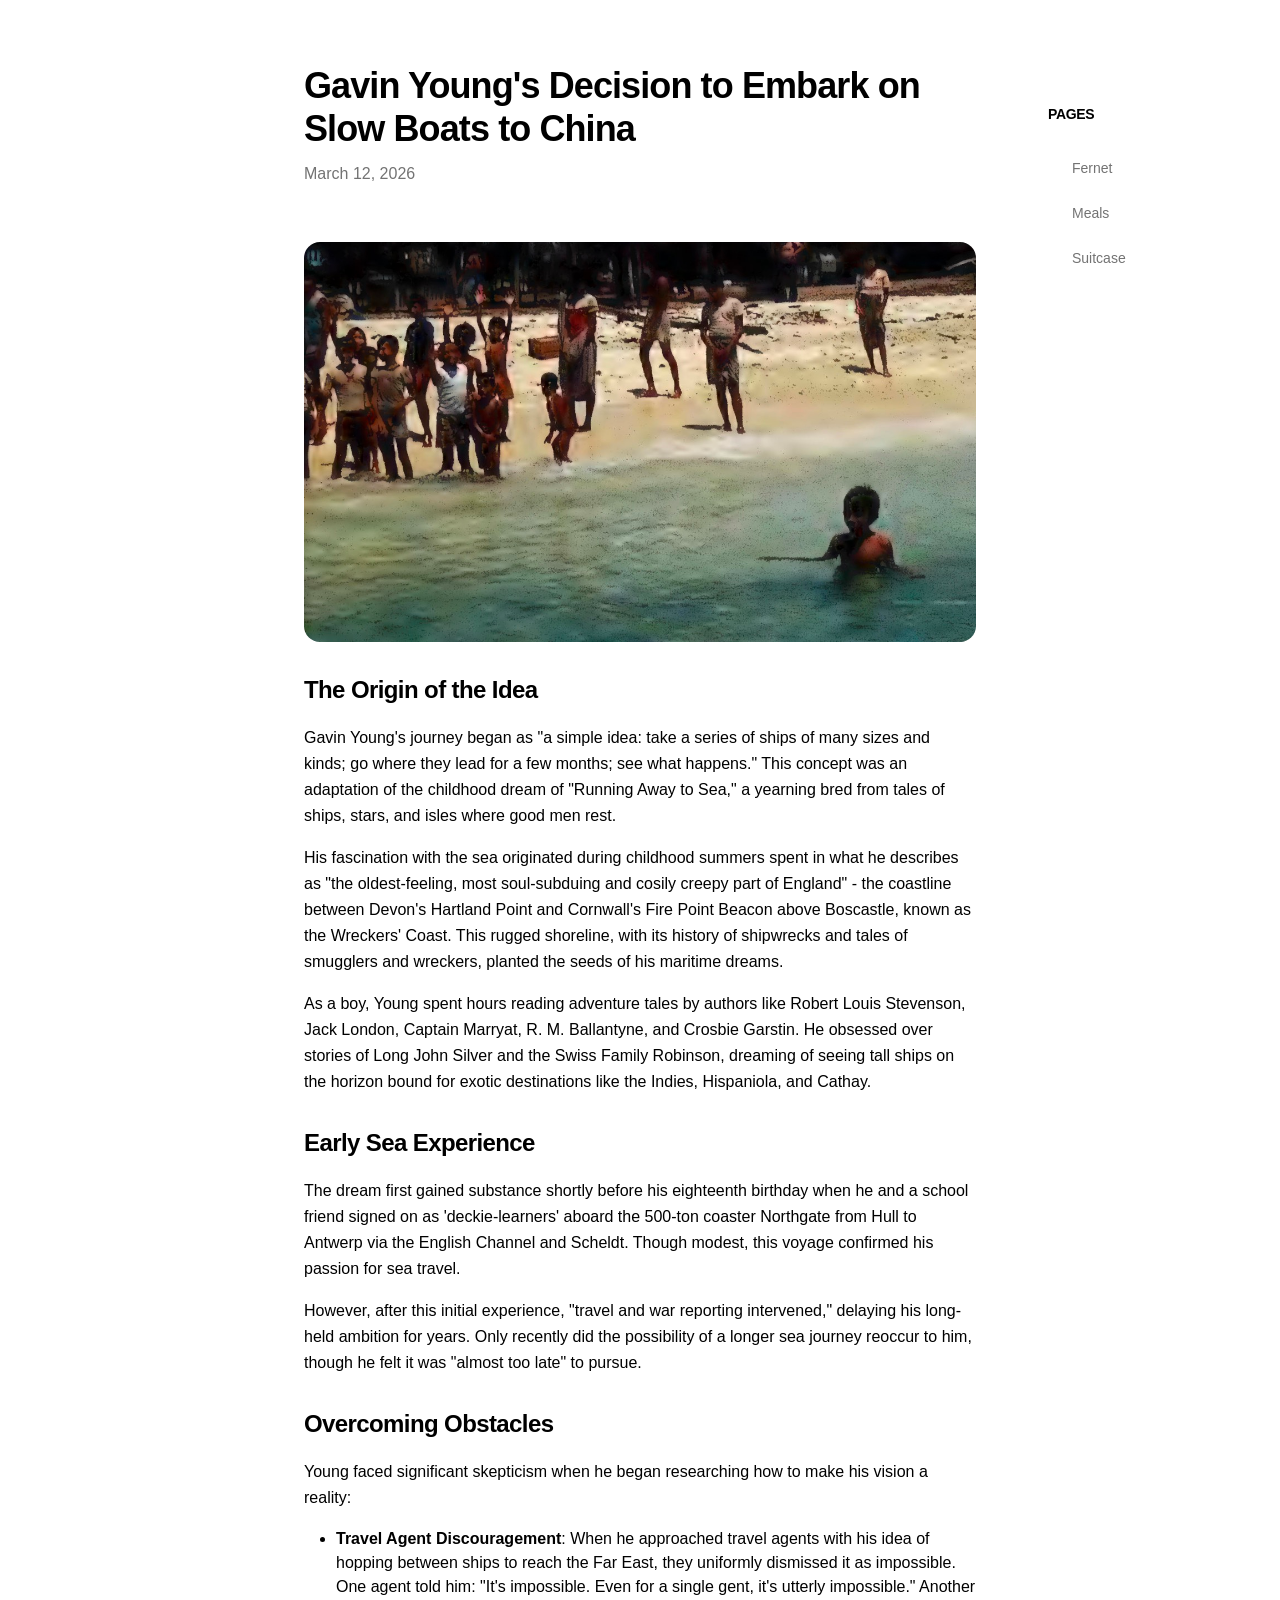
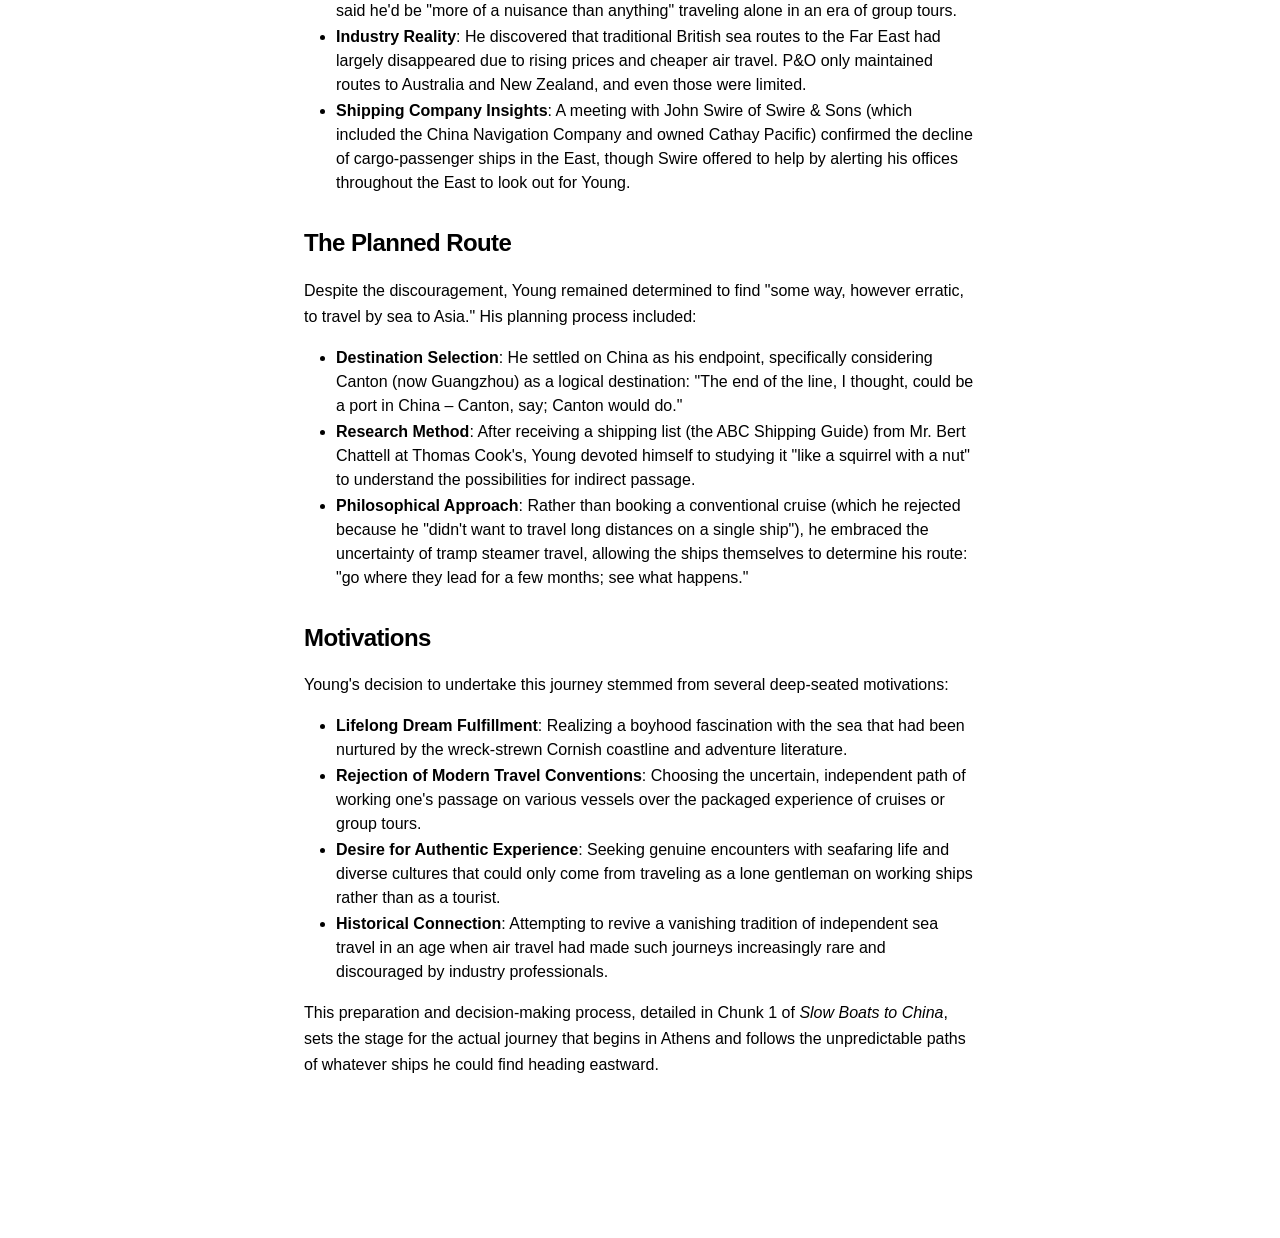
<file: index.html>
<!doctype html>
<html lang="en">
    <head>
        <meta charset="UTF-8" />
        <meta name="viewport" content="width=device-width, initial-scale=1.0" />
        <title>Gavin Young's Decision to Embark on Slow Boats to China · Slow Boats</title>
        <meta name="description" content="The origin and motivations behind Gavin Young's journey in Slow Boats to China" />
        <link rel="stylesheet" href="contents/css/style.css" />
    </head>
    <body>
        <!-- Header -->
        <header></header>

        <!-- Mobile Navigation -->
        <div data-mobile-nav>
            <details>
                <summary>Pages</summary>
                <nav>
                    <a href="contents/fernet.html">Fernet</a>
                    <a href="contents/meals.html">Meals</a>
                    <a href="contents/suitcase.html">Suitcase</a>
                </nav>
            </details>
        </div>

        <!-- Page Container -->
        <div class="page-container">
            <!-- Main Content -->
            <article>
                <h1>Gavin Young's Decision to Embark on Slow Boats to China</h1>
                <p class="date">March 12, 2026</p>

                <section class="content">
                    <img src="contents/img/sulu.jpg" alt="Gavin Young's Journey" />

                    <h2 id="the-origin-of-the-idea">The Origin of the Idea</h2>
                    <p>Gavin Young's journey began as "a simple idea: take a series of ships of many sizes and kinds; go where they lead for a few months; see what happens." This concept was an adaptation of the childhood dream of "Running Away to Sea," a yearning bred from tales of ships, stars, and isles where good men rest.</p>

                    <p>His fascination with the sea originated during childhood summers spent in what he describes as "the oldest-feeling, most soul-subduing and cosily creepy part of England" - the coastline between Devon's Hartland Point and Cornwall's Fire Point Beacon above Boscastle, known as the Wreckers' Coast. This rugged shoreline, with its history of shipwrecks and tales of smugglers and wreckers, planted the seeds of his maritime dreams.</p>

                    <p>As a boy, Young spent hours reading adventure tales by authors like Robert Louis Stevenson, Jack London, Captain Marryat, R. M. Ballantyne, and Crosbie Garstin. He obsessed over stories of Long John Silver and the Swiss Family Robinson, dreaming of seeing tall ships on the horizon bound for exotic destinations like the Indies, Hispaniola, and Cathay.</p>

                    <h2 id="early-sea-experience">Early Sea Experience</h2>
                    <p>The dream first gained substance shortly before his eighteenth birthday when he and a school friend signed on as 'deckie-learners' aboard the 500-ton coaster Northgate from Hull to Antwerp via the English Channel and Scheldt. Though modest, this voyage confirmed his passion for sea travel.</p>

                    <p>However, after this initial experience, "travel and war reporting intervened," delaying his long-held ambition for years. Only recently did the possibility of a longer sea journey reoccur to him, though he felt it was "almost too late" to pursue.</p>

                    <h2 id="overcoming-obstacles">Overcoming Obstacles</h2>
                    <p>Young faced significant skepticism when he began researching how to make his vision a reality:</p>

                    <ul>
                        <li><strong>Travel Agent Discouragement</strong>: When he approached travel agents with his idea of hopping between ships to reach the Far East, they uniformly dismissed it as impossible. One agent told him: "It's impossible. Even for a single gent, it's utterly impossible." Another said he'd be "more of a nuisance than anything" traveling alone in an era of group tours.</li>
                        <li><strong>Industry Reality</strong>: He discovered that traditional British sea routes to the Far East had largely disappeared due to rising prices and cheaper air travel. P&O only maintained routes to Australia and New Zealand, and even those were limited.</li>
                        <li><strong>Shipping Company Insights</strong>: A meeting with John Swire of Swire & Sons (which included the China Navigation Company and owned Cathay Pacific) confirmed the decline of cargo-passenger ships in the East, though Swire offered to help by alerting his offices throughout the East to look out for Young.</li>
                    </ul>

                    <h2 id="the-planned-route">The Planned Route</h2>
                    <p>Despite the discouragement, Young remained determined to find "some way, however erratic, to travel by sea to Asia." His planning process included:</p>

                    <ul>
                        <li><strong>Destination Selection</strong>: He settled on China as his endpoint, specifically considering Canton (now Guangzhou) as a logical destination: "The end of the line, I thought, could be a port in China – Canton, say; Canton would do."</li>
                        <li><strong>Research Method</strong>: After receiving a shipping list (the ABC Shipping Guide) from Mr. Bert Chattell at Thomas Cook's, Young devoted himself to studying it "like a squirrel with a nut" to understand the possibilities for indirect passage.</li>
                        <li><strong>Philosophical Approach</strong>: Rather than booking a conventional cruise (which he rejected because he "didn't want to travel long distances on a single ship"), he embraced the uncertainty of tramp steamer travel, allowing the ships themselves to determine his route: "go where they lead for a few months; see what happens."</li>
                    </ul>

                    <h2 id="motivations">Motivations</h2>
                    <p>Young's decision to undertake this journey stemmed from several deep-seated motivations:</p>

                    <ul>
                        <li><strong>Lifelong Dream Fulfillment</strong>: Realizing a boyhood fascination with the sea that had been nurtured by the wreck-strewn Cornish coastline and adventure literature.</li>
                        <li><strong>Rejection of Modern Travel Conventions</strong>: Choosing the uncertain, independent path of working one's passage on various vessels over the packaged experience of cruises or group tours.</li>
                        <li><strong>Desire for Authentic Experience</strong>: Seeking genuine encounters with seafaring life and diverse cultures that could only come from traveling as a lone gentleman on working ships rather than as a tourist.</li>
                        <li><strong>Historical Connection</strong>: Attempting to revive a vanishing tradition of independent sea travel in an age when air travel had made such journeys increasingly rare and discouraged by industry professionals.</li>
                    </ul>

                    <p>This preparation and decision-making process, detailed in Chunk 1 of <em>Slow Boats to China</em>, sets the stage for the actual journey that begins in Athens and follows the unpredictable paths of whatever ships he could find heading eastward.</p>
                </section>
            </article>

            <!-- Floating Sidebar -->
            <aside class="floating-sidebar">
                <h3>Pages</h3>
                <nav class="sidebar-nav">
                    <a href="contents/fernet.html">Fernet</a>
                    <a href="contents/meals.html">Meals</a>
                    <a href="contents/suitcase.html">Suitcase</a>
                </nav>
            </aside>
        </div>

        <script>
            (function () {
                var mobileNav = document.querySelector("[data-mobile-nav]");
                if (!mobileNav) {
                    return;
                }
                function updateMobileNav() {
                    var isMobile = window.matchMedia(
                        "(max-width: 1023px)"
                    ).matches;
                    mobileNav.hidden = !isMobile;
                }
                updateMobileNav();
                window.addEventListener("resize", updateMobileNav);
            })();
        </script>
    </body>
</html>
</file>
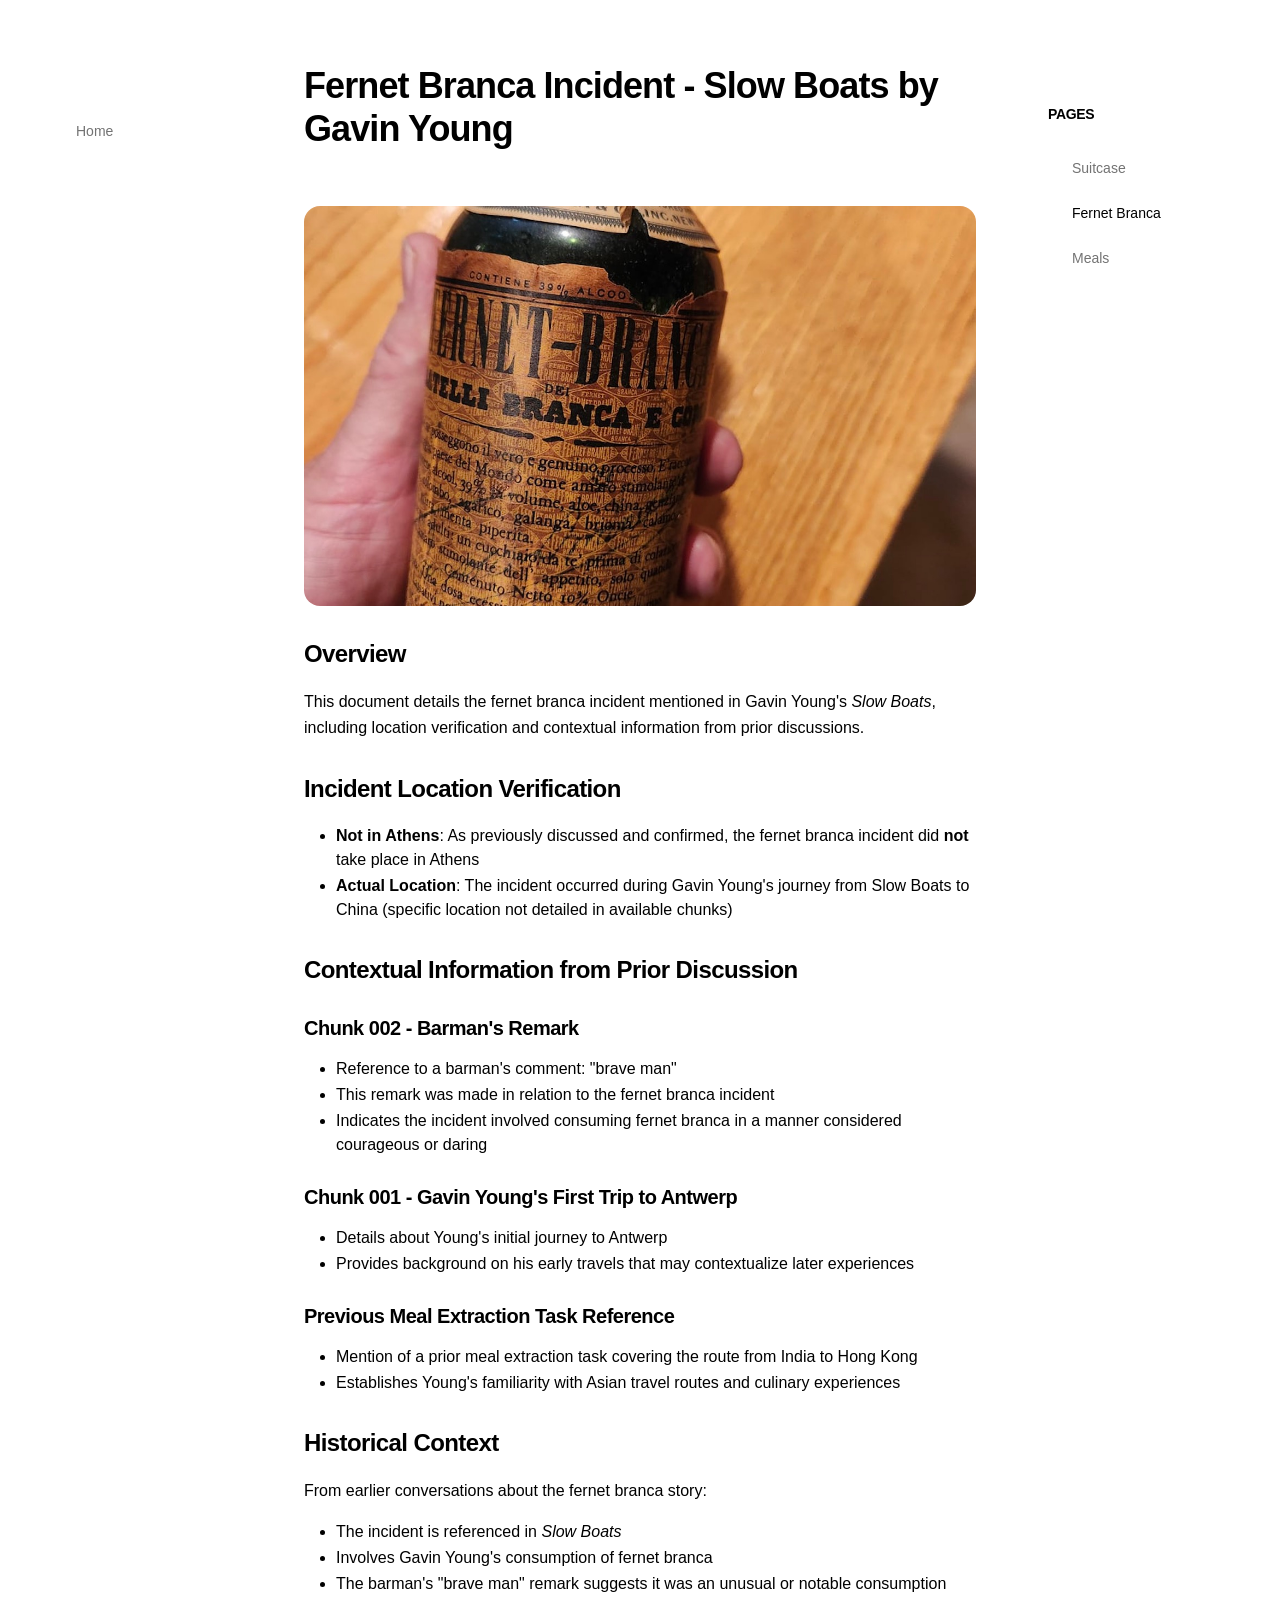
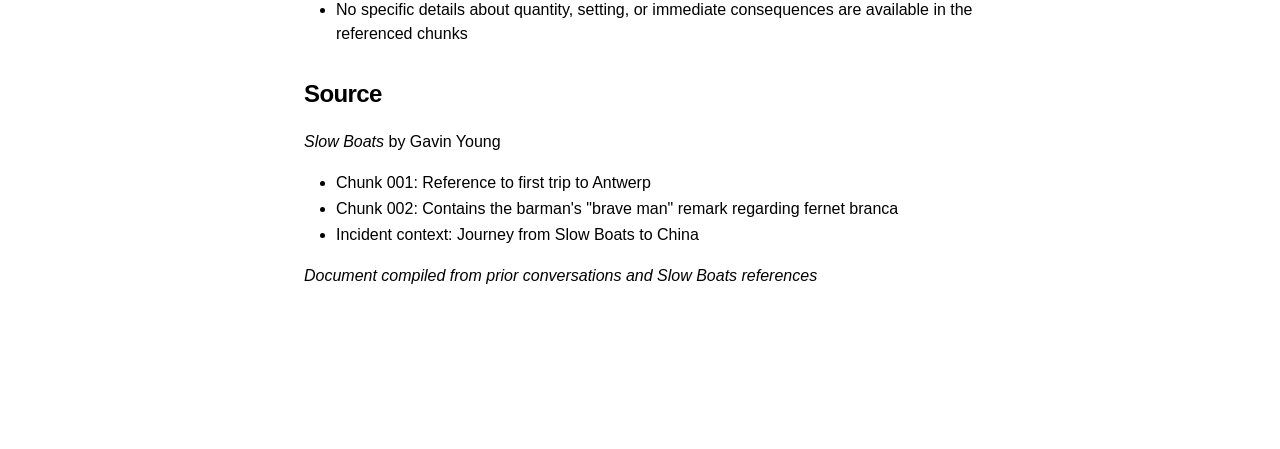
<file: contents/fernet copy.html>
<!doctype html>
<html lang="en">
    <head>
        <meta charset="UTF-8" />
        <meta name="viewport" content="width=device-width, initial-scale=1.0" />
        <title>Fernet Branca Incident · Slow Boats</title>
        <meta
            name="description"
            content="Details about the fernet branca incident from Gavin Young's Slow Boats"
        />
        <link rel="stylesheet" href="css/style.css" />
    </head>
    <body>
        <!-- Header -->
        <header></header>

        <!-- Mobile Navigation -->
        <div data-mobile-nav>
            <details>
                <summary>Pages</summary>
                <nav>
                    <a href="suitcase.html">Suitcase</a>
                    <a href="fernet.html" class="active">Fernet Branca</a>
                    <a href="meals.html">Meals</a>
                    <a href="../index.html">Home</a>
                </nav>
            </details>
        </div>

        <!-- Page Container -->
        <div class="page-container">
            <!-- Main Content -->
            <article>
                <h1>Fernet Branca Incident - Slow Boats by Gavin Young</h1>

                <section class="content">
                    <img src="img/fernet.jpg" alt="Fernet Branca Incident" />

                    <h2 id="overview">Overview</h2>
                    <p>
                        This document details the fernet branca incident
                        mentioned in Gavin Young's <em>Slow Boats</em>,
                        including location verification and contextual
                        information from prior discussions.
                    </p>

                    <h2 id="location">Incident Location Verification</h2>
                    <ul>
                        <li>
                            <strong>Not in Athens</strong>: As previously
                            discussed and confirmed, the fernet branca incident
                            did <strong>not</strong> take place in Athens
                        </li>
                        <li>
                            <strong>Actual Location</strong>: The incident
                            occurred during Gavin Young's journey from Slow
                            Boats to China (specific location not detailed in
                            available chunks)
                        </li>
                    </ul>

                    <h2 id="context">
                        Contextual Information from Prior Discussion
                    </h2>

                    <h3 id="chunk-002">Chunk 002 - Barman's Remark</h3>
                    <ul>
                        <li>
                            Reference to a barman's comment: "brave man"
                        </li>
                        <li>
                            This remark was made in relation to the fernet
                            branca incident
                        </li>
                        <li>
                            Indicates the incident involved consuming fernet
                            branca in a manner considered courageous or daring
                        </li>
                    </ul>

                    <h3 id="chunk-001">
                        Chunk 001 - Gavin Young's First Trip to Antwerp
                    </h3>
                    <ul>
                        <li>
                            Details about Young's initial journey to Antwerp
                        </li>
                        <li>
                            Provides background on his early travels that may
                            contextualize later experiences
                        </li>
                    </ul>

                    <h3 id="meal-task">
                        Previous Meal Extraction Task Reference
                    </h3>
                    <ul>
                        <li>
                            Mention of a prior meal extraction task covering the
                            route from India to Hong Kong
                        </li>
                        <li>
                            Establishes Young's familiarity with Asian travel
                            routes and culinary experiences
                        </li>
                    </ul>

                    <h2 id="historical">Historical Context</h2>
                    <p>
                        From earlier conversations about the fernet branca
                        story:
                    </p>
                    <ul>
                        <li>
                            The incident is referenced in <em>Slow Boats</em>
                        </li>
                        <li>
                            Involves Gavin Young's consumption of fernet branca
                        </li>
                        <li>
                            The barman's "brave man" remark suggests it was an
                            unusual or notable consumption
                        </li>
                        <li>
                            No specific details about quantity, setting, or
                            immediate consequences are available in the
                            referenced chunks
                        </li>
                    </ul>

                    <h2 id="source">Source</h2>
                    <p><em>Slow Boats</em> by Gavin Young</p>
                    <ul>
                        <li>
                            Chunk 001: Reference to first trip to Antwerp
                        </li>
                        <li>
                            Chunk 002: Contains the barman's "brave man" remark
                            regarding fernet branca
                        </li>
                        <li>
                            Incident context: Journey from Slow Boats to China
                        </li>
                    </ul>

                    <p>
                        <em
                            >Document compiled from prior conversations and Slow
                            Boats references</em
                        >
                    </p>
                </section>
            </article>

            <!-- Floating Sidebar -->
            <aside class="floating-sidebar">
                <h3>Pages</h3>
                <nav class="sidebar-nav">
                    <a href="suitcase.html">Suitcase</a>
                    <a href="fernet.html" class="active">Fernet Branca</a>
                    <a href="meals.html">Meals</a>
                </nav>
            </aside>
        </div>

        <!-- Left Sidebar -->
        <aside class="floating-sidebar-left">
            <nav class="sidebar-nav-left">
                <a href="../index.html">Home</a>
            </nav>
        </aside>

        <script>
            (function () {
                var mobileNav = document.querySelector("[data-mobile-nav]");
                if (!mobileNav) {
                    return;
                }
                function updateMobileNav() {
                    var isMobile = window.matchMedia(
                        "(max-width: 1023px)"
                    ).matches;
                    mobileNav.hidden = !isMobile;
                }
                updateMobileNav();
                window.addEventListener("resize", updateMobileNav);
            })();
        </script>
    </body>
</html>
</file>
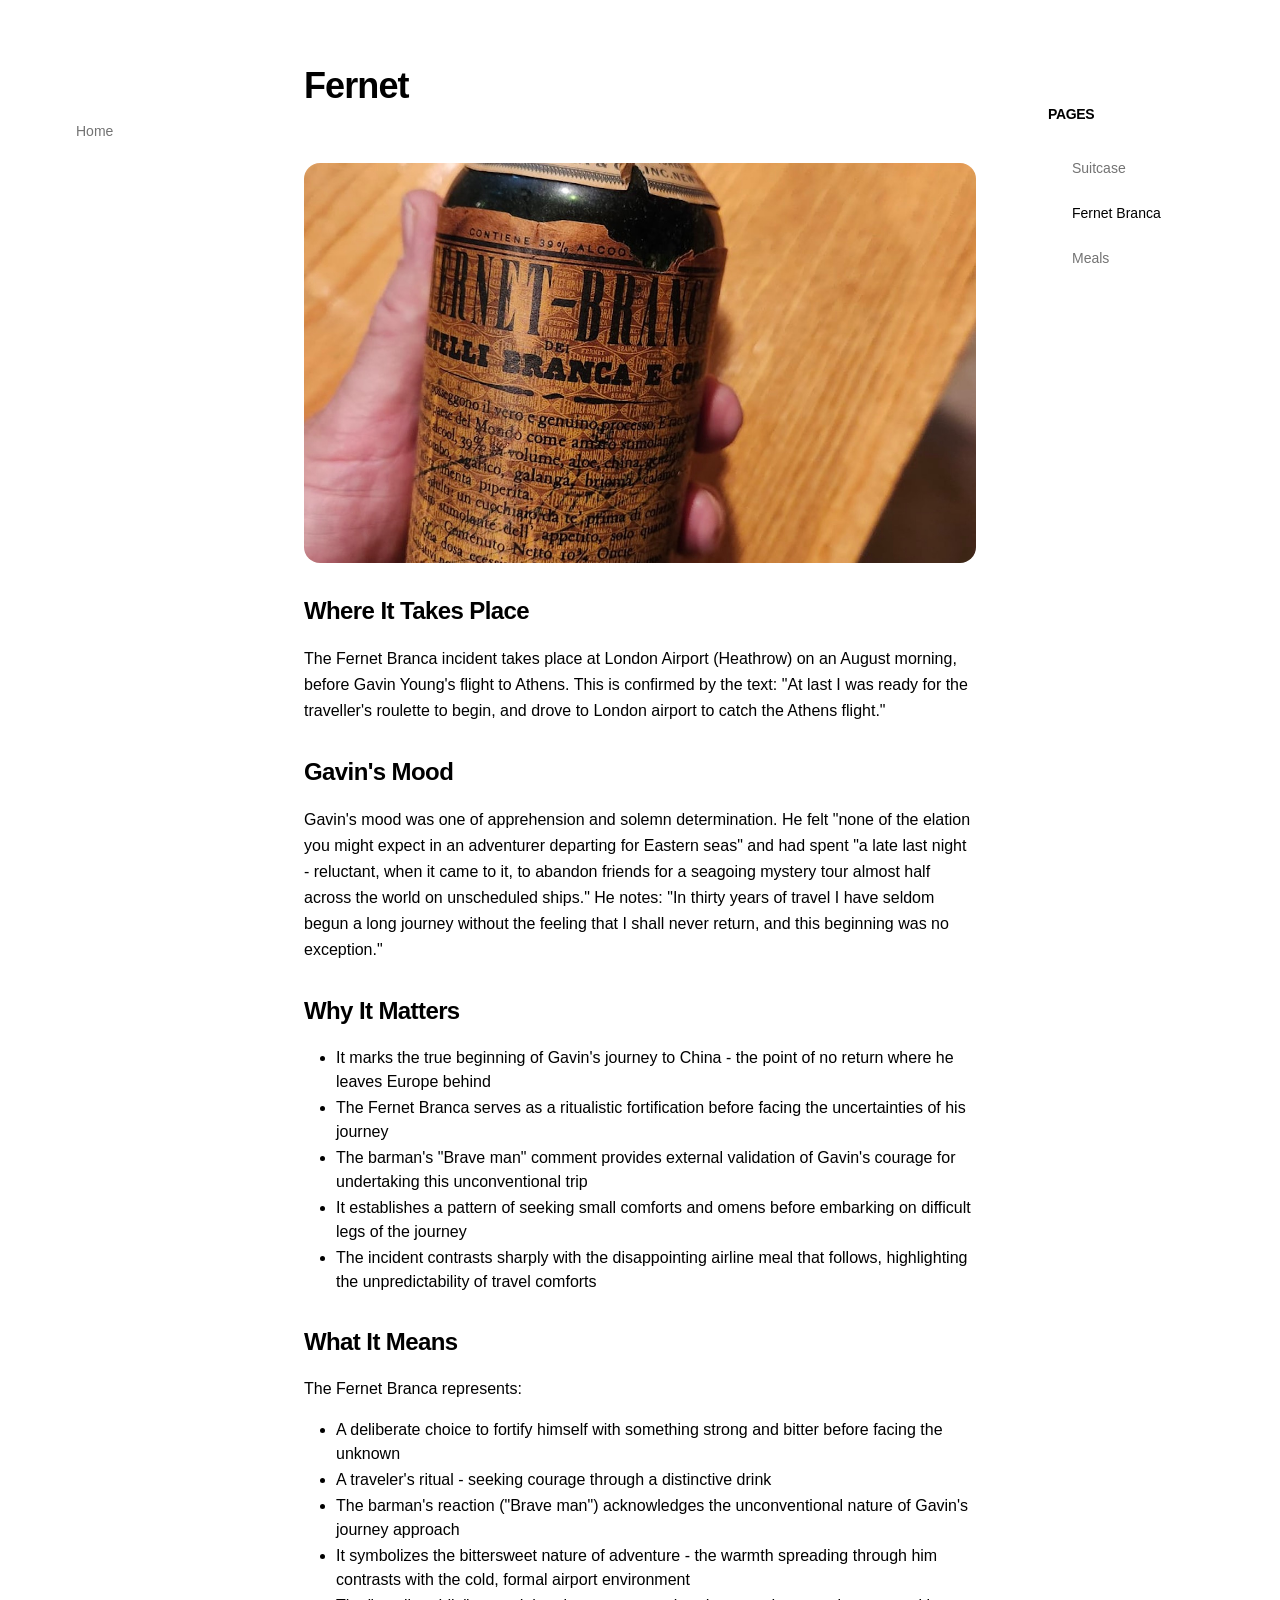
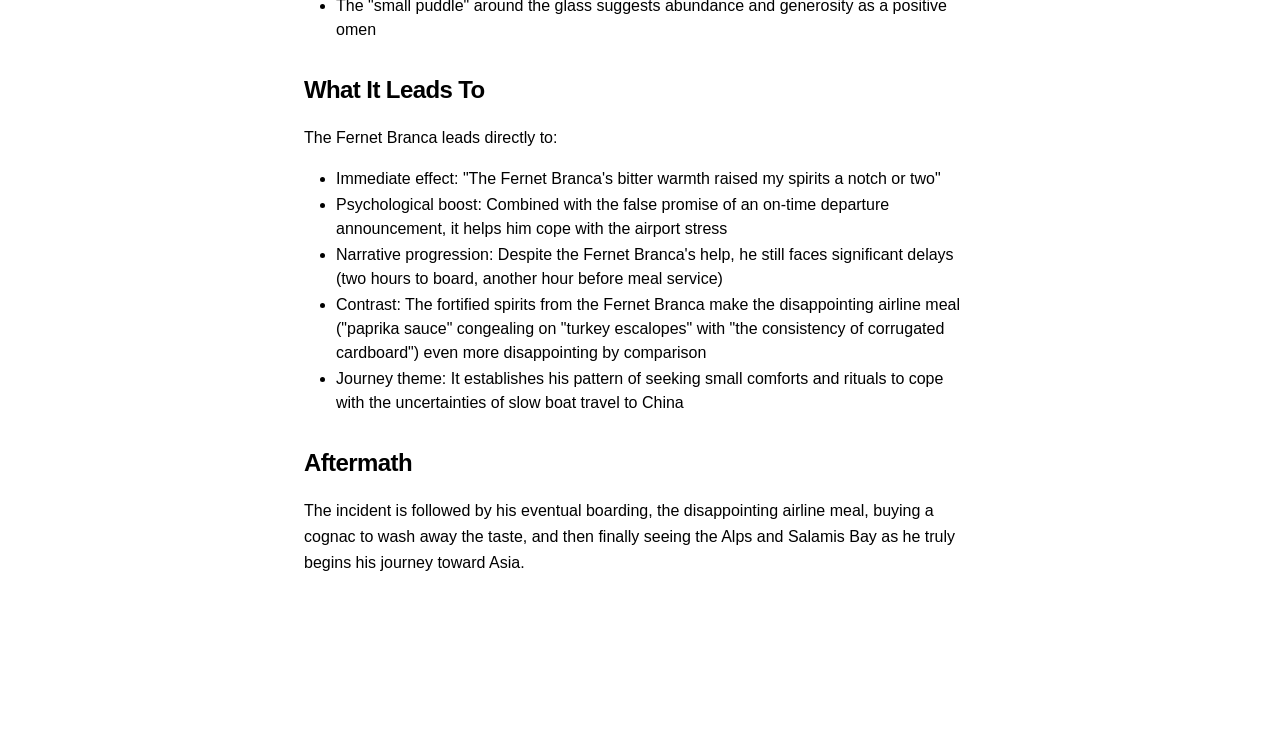
<file: contents/fernet.html>
<!doctype html>
<html lang="en">
    <head>
        <meta charset="UTF-8" />
        <meta name="viewport" content="width=device-width, initial-scale=1.0" />
        <title>Fernet Branca Incident · Slow Boats</title>
        <meta
            name="description"
            content="Details about the fernet branca incident from Gavin Young's Slow Boats"
        />
        <link rel="stylesheet" href="css/style.css" />
    </head>
    <body>
        <!-- Header -->
        <header></header>

        <!-- Mobile Navigation -->
        <div data-mobile-nav>
            <details>
                <summary>Pages</summary>
                <nav>
                    <a href="suitcase.html">Suitcase</a>
                    <a href="fernet.html" class="active">Fernet Branca</a>
                    <a href="meals.html">Meals</a>
                    <a href="../index.html">Home</a>
                </nav>
            </details>
        </div>

        <!-- Page Container -->
        <div class="page-container">
            <!-- Main Content -->
            <article>
                <h1>Fernet</h1>

                <section class="content">
                    <img src="img/fernet.jpg" alt="Fernet Branca Incident" />

                    <h2 id="where-it-takes-place">Where It Takes Place</h2>
                    <p>
                        The Fernet Branca incident takes place at London
                        Airport (Heathrow) on an August morning, before Gavin
                        Young's flight to Athens. This is confirmed by the
                        text: "At last I was ready for the traveller's roulette
                        to begin, and drove to London airport to catch the
                        Athens flight."
                    </p>

                    <h2 id="gavins-mood">Gavin's Mood</h2>
                    <p>
                        Gavin's mood was one of apprehension and solemn
                        determination. He felt "none of the elation you might
                        expect in an adventurer departing for Eastern seas" and
                        had spent "a late last night - reluctant, when it came
                        to it, to abandon friends for a seagoing mystery tour
                        almost half across the world on unscheduled ships." He
                        notes: "In thirty years of travel I have seldom begun a
                        long journey without the feeling that I shall never
                        return, and this beginning was no exception."
                    </p>

                    <h2 id="why-it-matters">Why It Matters</h2>
                    <ul>
                        <li>
                            It marks the true beginning of Gavin's journey to
                            China - the point of no return where he leaves
                            Europe behind
                        </li>
                        <li>
                            The Fernet Branca serves as a ritualistic
                            fortification before facing the uncertainties of
                            his journey
                        </li>
                        <li>
                            The barman's "Brave man" comment provides external
                            validation of Gavin's courage for undertaking this
                            unconventional trip
                        </li>
                        <li>
                            It establishes a pattern of seeking small comforts
                            and omens before embarking on difficult legs of the
                            journey
                        </li>
                        <li>
                            The incident contrasts sharply with the
                            disappointing airline meal that follows,
                            highlighting the unpredictability of travel
                            comforts
                        </li>
                    </ul>

                    <h2 id="what-it-means">What It Means</h2>
                    <p>The Fernet Branca represents:</p>
                    <ul>
                        <li>
                            A deliberate choice to fortify himself with
                            something strong and bitter before facing the
                            unknown
                        </li>
                        <li>
                            A traveler's ritual - seeking courage through a
                            distinctive drink
                        </li>
                        <li>
                            The barman's reaction ("Brave man") acknowledges
                            the unconventional nature of Gavin's journey
                            approach
                        </li>
                        <li>
                            It symbolizes the bittersweet nature of adventure -
                            the warmth spreading through him contrasts with the
                            cold, formal airport environment
                        </li>
                        <li>
                            The "small puddle" around the glass suggests
                            abundance and generosity as a positive omen
                        </li>
                    </ul>

                    <h2 id="what-it-leads-to">What It Leads To</h2>
                    <p>The Fernet Branca leads directly to:</p>
                    <ul>
                        <li>
                            Immediate effect: "The Fernet Branca's bitter
                            warmth raised my spirits a notch or two"
                        </li>
                        <li>
                            Psychological boost: Combined with the false
                            promise of an on-time departure announcement, it
                            helps him cope with the airport stress
                        </li>
                        <li>
                            Narrative progression: Despite the Fernet Branca's
                            help, he still faces significant delays (two hours
                            to board, another hour before meal service)
                        </li>
                        <li>
                            Contrast: The fortified spirits from the Fernet
                            Branca make the disappointing airline meal
                            ("paprika sauce" congealing on "turkey escalopes"
                            with "the consistency of corrugated cardboard")
                            even more disappointing by comparison
                        </li>
                        <li>
                            Journey theme: It establishes his pattern of
                            seeking small comforts and rituals to cope with the
                            uncertainties of slow boat travel to China
                        </li>
                    </ul>

                    <h2 id="aftermath">Aftermath</h2>
                    <p>
                        The incident is followed by his eventual boarding, the
                        disappointing airline meal, buying a cognac to wash
                        away the taste, and then finally seeing the Alps and
                        Salamis Bay as he truly begins his journey toward Asia.
                    </p>
                </section>
            </article>

            <!-- Floating Sidebar -->
            <aside class="floating-sidebar">
                <h3>Pages</h3>
                <nav class="sidebar-nav">
                    <a href="suitcase.html">Suitcase</a>
                    <a href="fernet.html" class="active">Fernet Branca</a>
                    <a href="meals.html">Meals</a>
                </nav>
            </aside>
        </div>

        <!-- Left Sidebar -->
        <aside class="floating-sidebar-left">
            <nav class="sidebar-nav-left">
                <a href="../index.html">Home</a>
            </nav>
        </aside>

        <script>
            (function () {
                var mobileNav = document.querySelector("[data-mobile-nav]");
                if (!mobileNav) {
                    return;
                }
                function updateMobileNav() {
                    var isMobile = window.matchMedia(
                        "(max-width: 1023px)"
                    ).matches;
                    mobileNav.hidden = !isMobile;
                }
                updateMobileNav();
                window.addEventListener("resize", updateMobileNav);
            })();
        </script>
    </body>
</html>
</file>
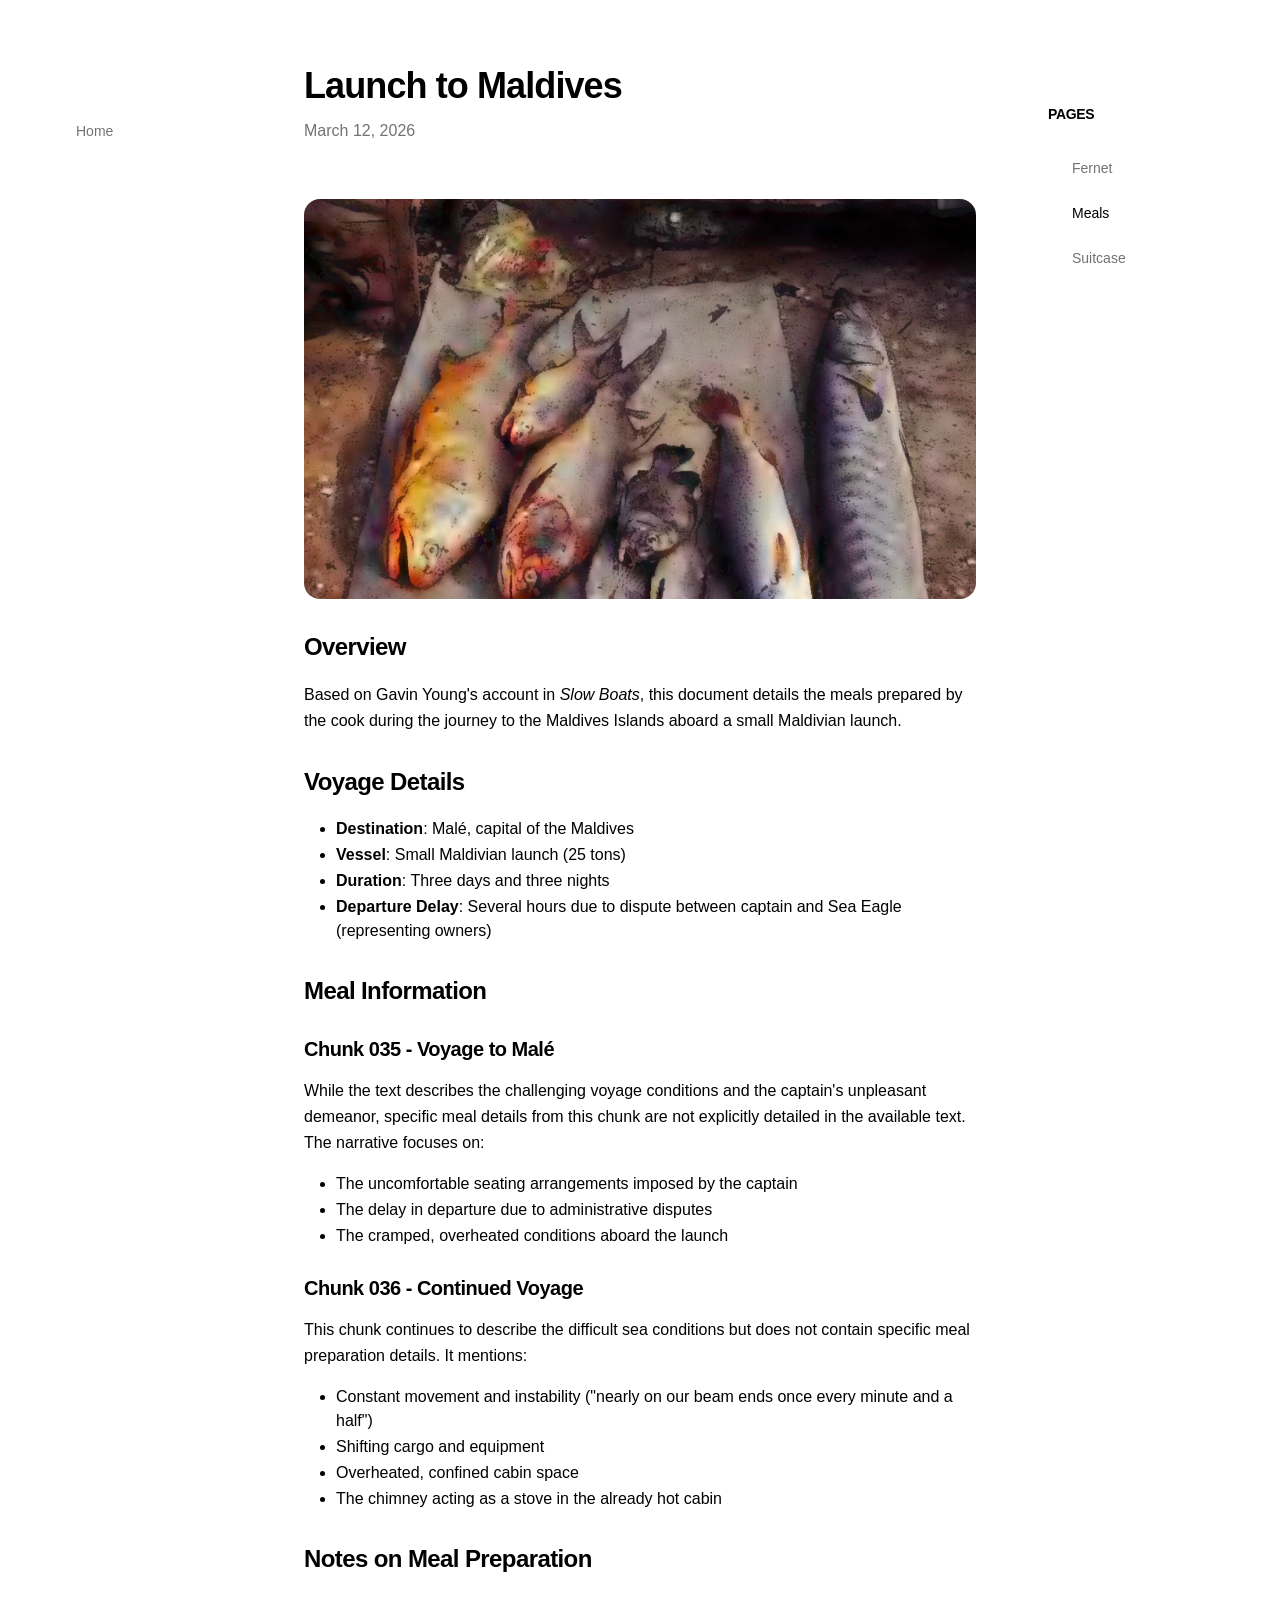
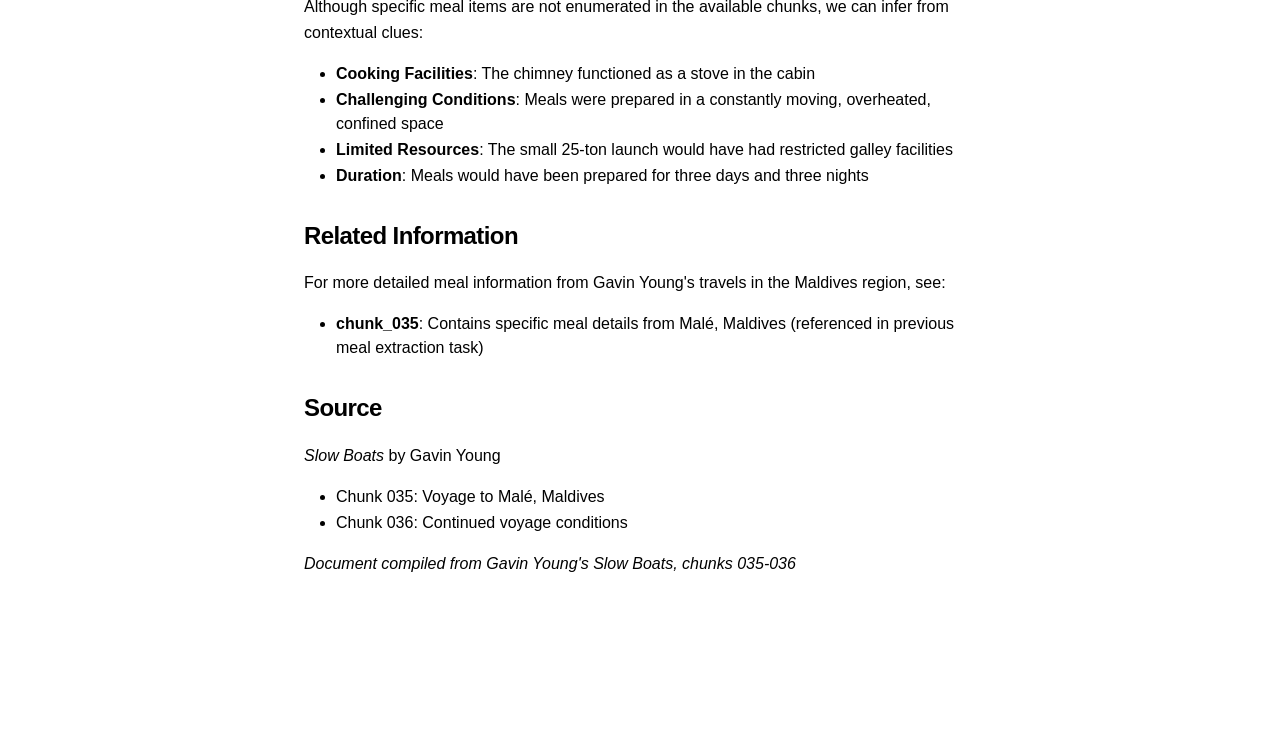
<file: contents/meals copy.html>
<!doctype html>
<html lang="en">
    <head>
        <meta charset="UTF-8" />
        <meta name="viewport" content="width=device-width, initial-scale=1.0" />
        <title>Launch to Maldives Meals · Slow Boats</title>
        <meta name="description" content="Details of meals prepared during the journey to the Maldives Islands aboard a small Maldivian launch" />
        <link rel="stylesheet" href="css/style.css" />
    </head>
    <body>
        <!-- Header -->
        <header></header>

        <!-- Mobile Navigation -->
        <div data-mobile-nav>
            <details>
                <summary>Pages</summary>
                <nav>
                    <a href="fernet.html">Fernet</a>
                    <a href="meals.html" class="active">Meals</a>
                    <a href="suitcase.html">Suitcase</a>
                    <a href="../index.html">Home</a>
                </nav>
            </details>
        </div>

        <!-- Page Container -->
        <div class="page-container">
            <!-- Main Content -->
            <article>
                <h1>Launch to Maldives</h1>
                <p class="date">March 12, 2026</p>

                <section class="content">
                    <img src="img/meal.jpg" alt="Meals on the voyage to Maldives" />

                    <h2 id="overview">Overview</h2>
                    <p>Based on Gavin Young's account in <em>Slow Boats</em>, this document details the meals prepared by the cook during the journey to the Maldives Islands aboard a small Maldivian launch.</p>

                    <h2 id="voyage-details">Voyage Details</h2>
                    <ul>
                        <li><strong>Destination</strong>: Malé, capital of the Maldives</li>
                        <li><strong>Vessel</strong>: Small Maldivian launch (25 tons)</li>
                        <li><strong>Duration</strong>: Three days and three nights</li>
                        <li><strong>Departure Delay</strong>: Several hours due to dispute between captain and Sea Eagle (representing owners)</li>
                    </ul>

                    <h2 id="meal-information">Meal Information</h2>

                    <h3 id="chunk-035">Chunk 035 - Voyage to Malé</h3>
                    <p>While the text describes the challenging voyage conditions and the captain's unpleasant demeanor, specific meal details from this chunk are not explicitly detailed in the available text. The narrative focuses on:</p>
                    <ul>
                        <li>The uncomfortable seating arrangements imposed by the captain</li>
                        <li>The delay in departure due to administrative disputes</li>
                        <li>The cramped, overheated conditions aboard the launch</li>
                    </ul>

                    <h3 id="chunk-036">Chunk 036 - Continued Voyage</h3>
                    <p>This chunk continues to describe the difficult sea conditions but does not contain specific meal preparation details. It mentions:</p>
                    <ul>
                        <li>Constant movement and instability ("nearly on our beam ends once every minute and a half")</li>
                        <li>Shifting cargo and equipment</li>
                        <li>Overheated, confined cabin space</li>
                        <li>The chimney acting as a stove in the already hot cabin</li>
                    </ul>

                    <h2 id="notes-on-meal-preparation">Notes on Meal Preparation</h2>
                    <p>Although specific meal items are not enumerated in the available chunks, we can infer from contextual clues:</p>
                    <ul>
                        <li><strong>Cooking Facilities</strong>: The chimney functioned as a stove in the cabin</li>
                        <li><strong>Challenging Conditions</strong>: Meals were prepared in a constantly moving, overheated, confined space</li>
                        <li><strong>Limited Resources</strong>: The small 25-ton launch would have had restricted galley facilities</li>
                        <li><strong>Duration</strong>: Meals would have been prepared for three days and three nights</li>
                    </ul>

                    <h2 id="related-information">Related Information</h2>
                    <p>For more detailed meal information from Gavin Young's travels in the Maldives region, see:</p>
                    <ul>
                        <li><strong>chunk_035</strong>: Contains specific meal details from Malé, Maldives (referenced in previous meal extraction task)</li>
                    </ul>

                    <h2 id="source">Source</h2>
                    <p><em>Slow Boats</em> by Gavin Young</p>
                    <ul>
                        <li>Chunk 035: Voyage to Malé, Maldives</li>
                        <li>Chunk 036: Continued voyage conditions</li>
                    </ul>

                    <p><em>Document compiled from Gavin Young's Slow Boats, chunks 035-036</em></p>
                </section>
            </article>

            <!-- Floating Sidebar -->
            <aside class="floating-sidebar">
                <h3>Pages</h3>
                <nav class="sidebar-nav">
                    <a href="fernet.html">Fernet</a>
                    <a href="meals.html" class="active">Meals</a>
                    <a href="suitcase.html">Suitcase</a>
                </nav>
            </aside>
        </div>

        <!-- Left Sidebar -->
        <aside class="floating-sidebar-left">
            <nav class="sidebar-nav-left">
                <a href="../index.html">Home</a>
            </nav>
        </aside>

        <script>
            (function () {
                var mobileNav = document.querySelector("[data-mobile-nav]");
                if (!mobileNav) {
                    return;
                }
                function updateMobileNav() {
                    var isMobile = window.matchMedia(
                        "(max-width: 1023px)"
                    ).matches;
                    mobileNav.hidden = !isMobile;
                }
                updateMobileNav();
                window.addEventListener("resize", updateMobileNav);
            })();
        </script>
    </body>
</html>
</file>
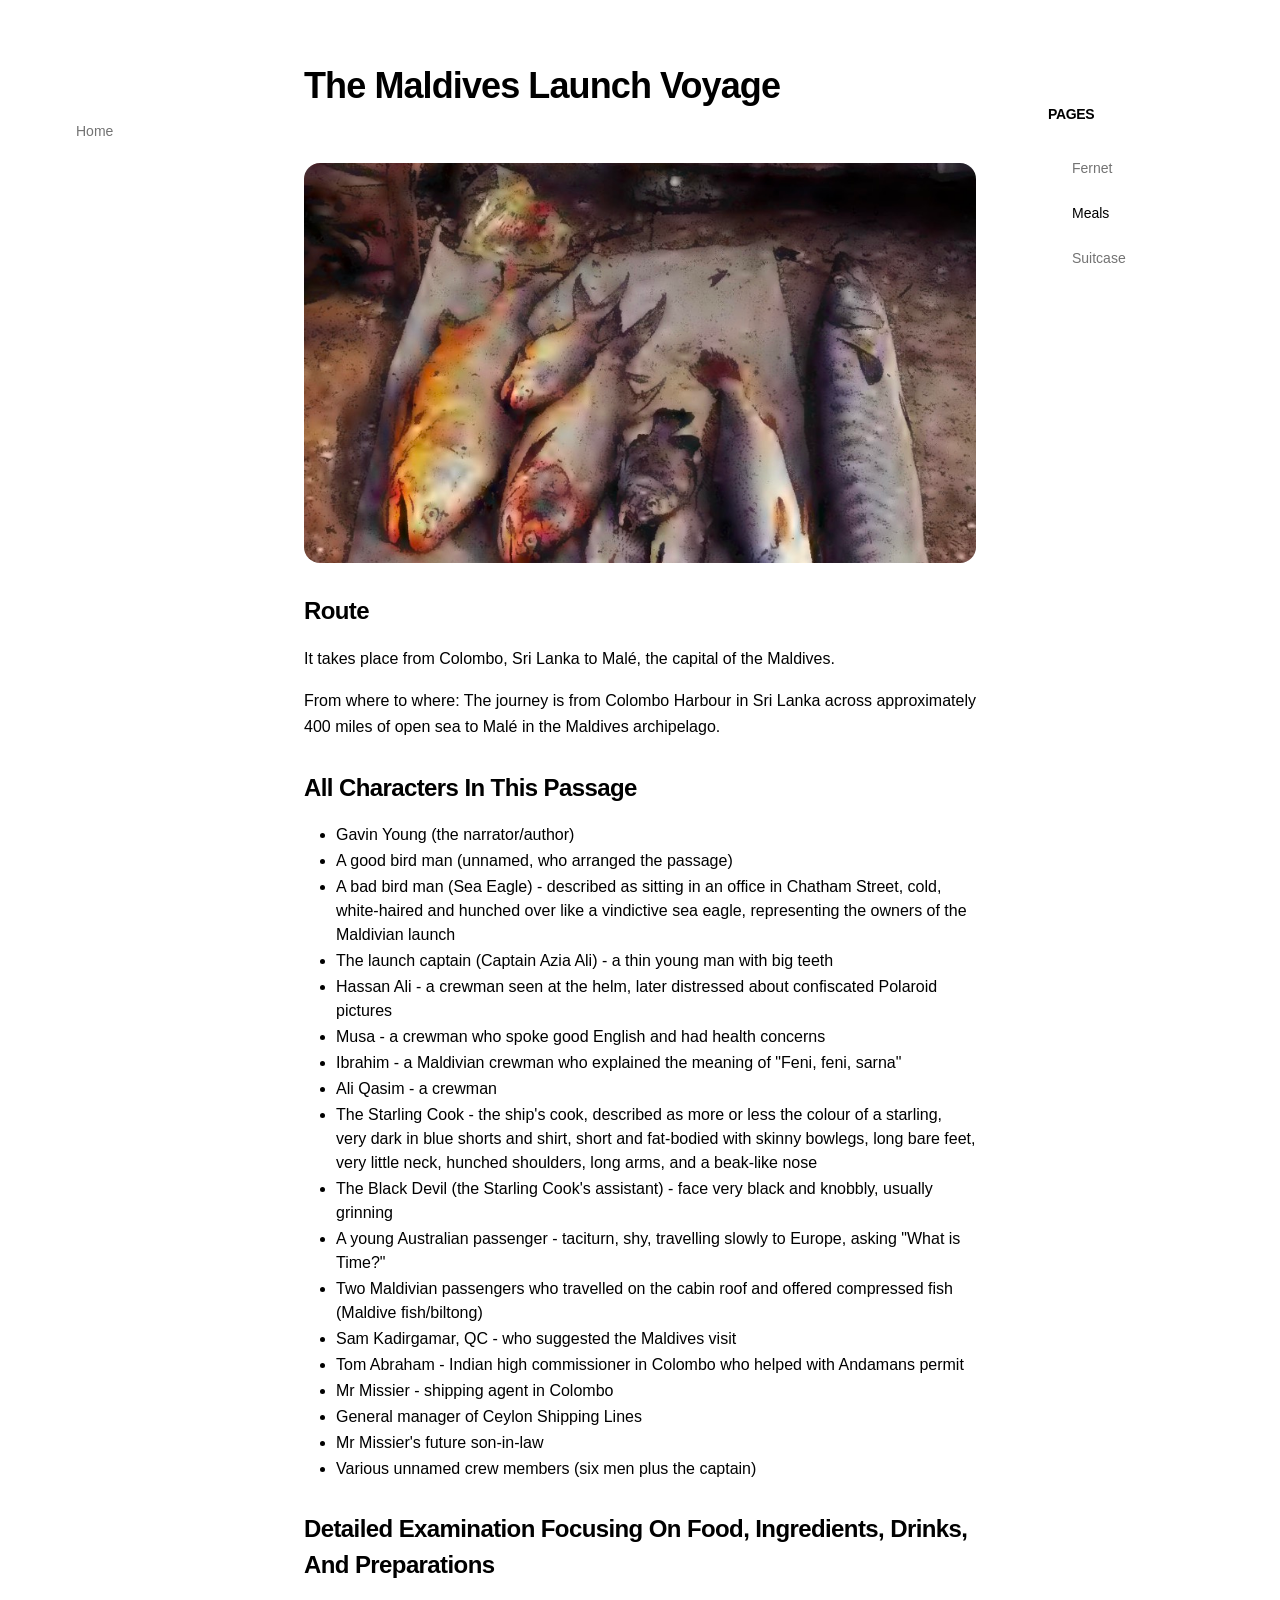
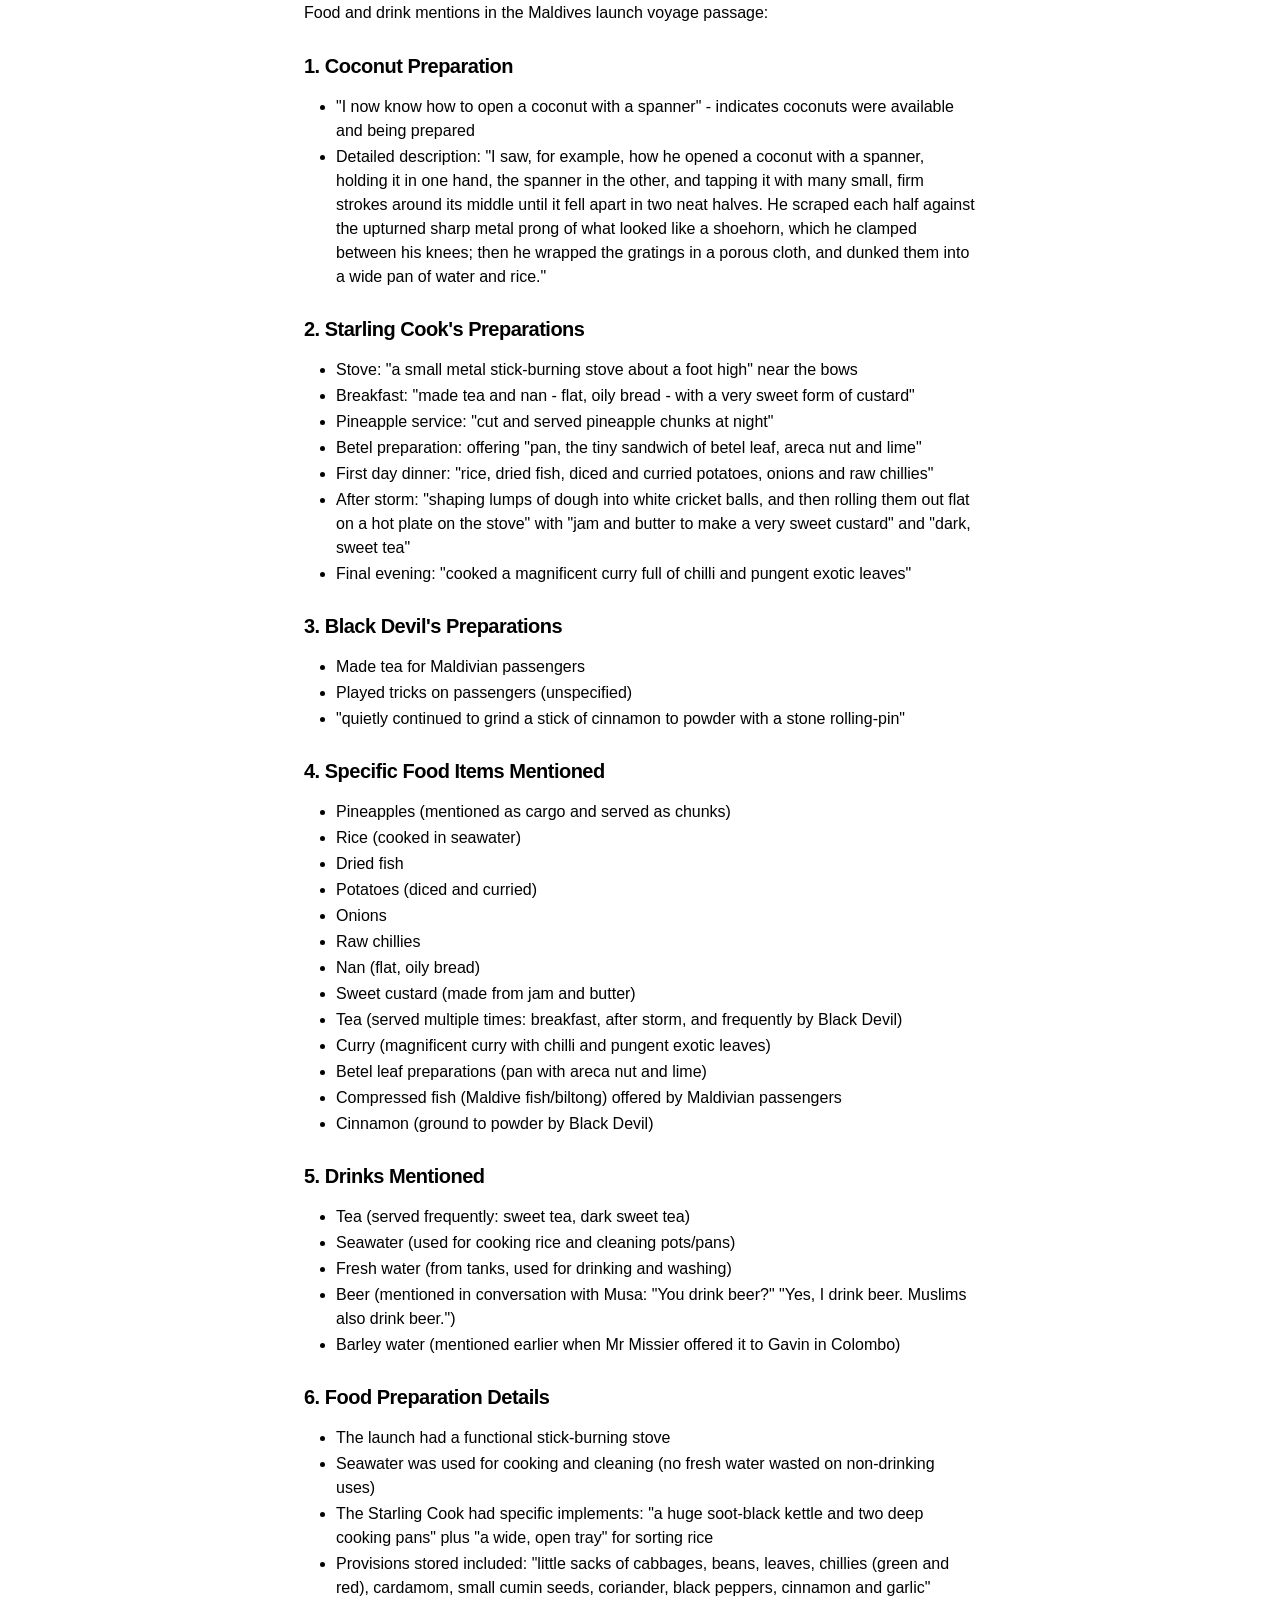
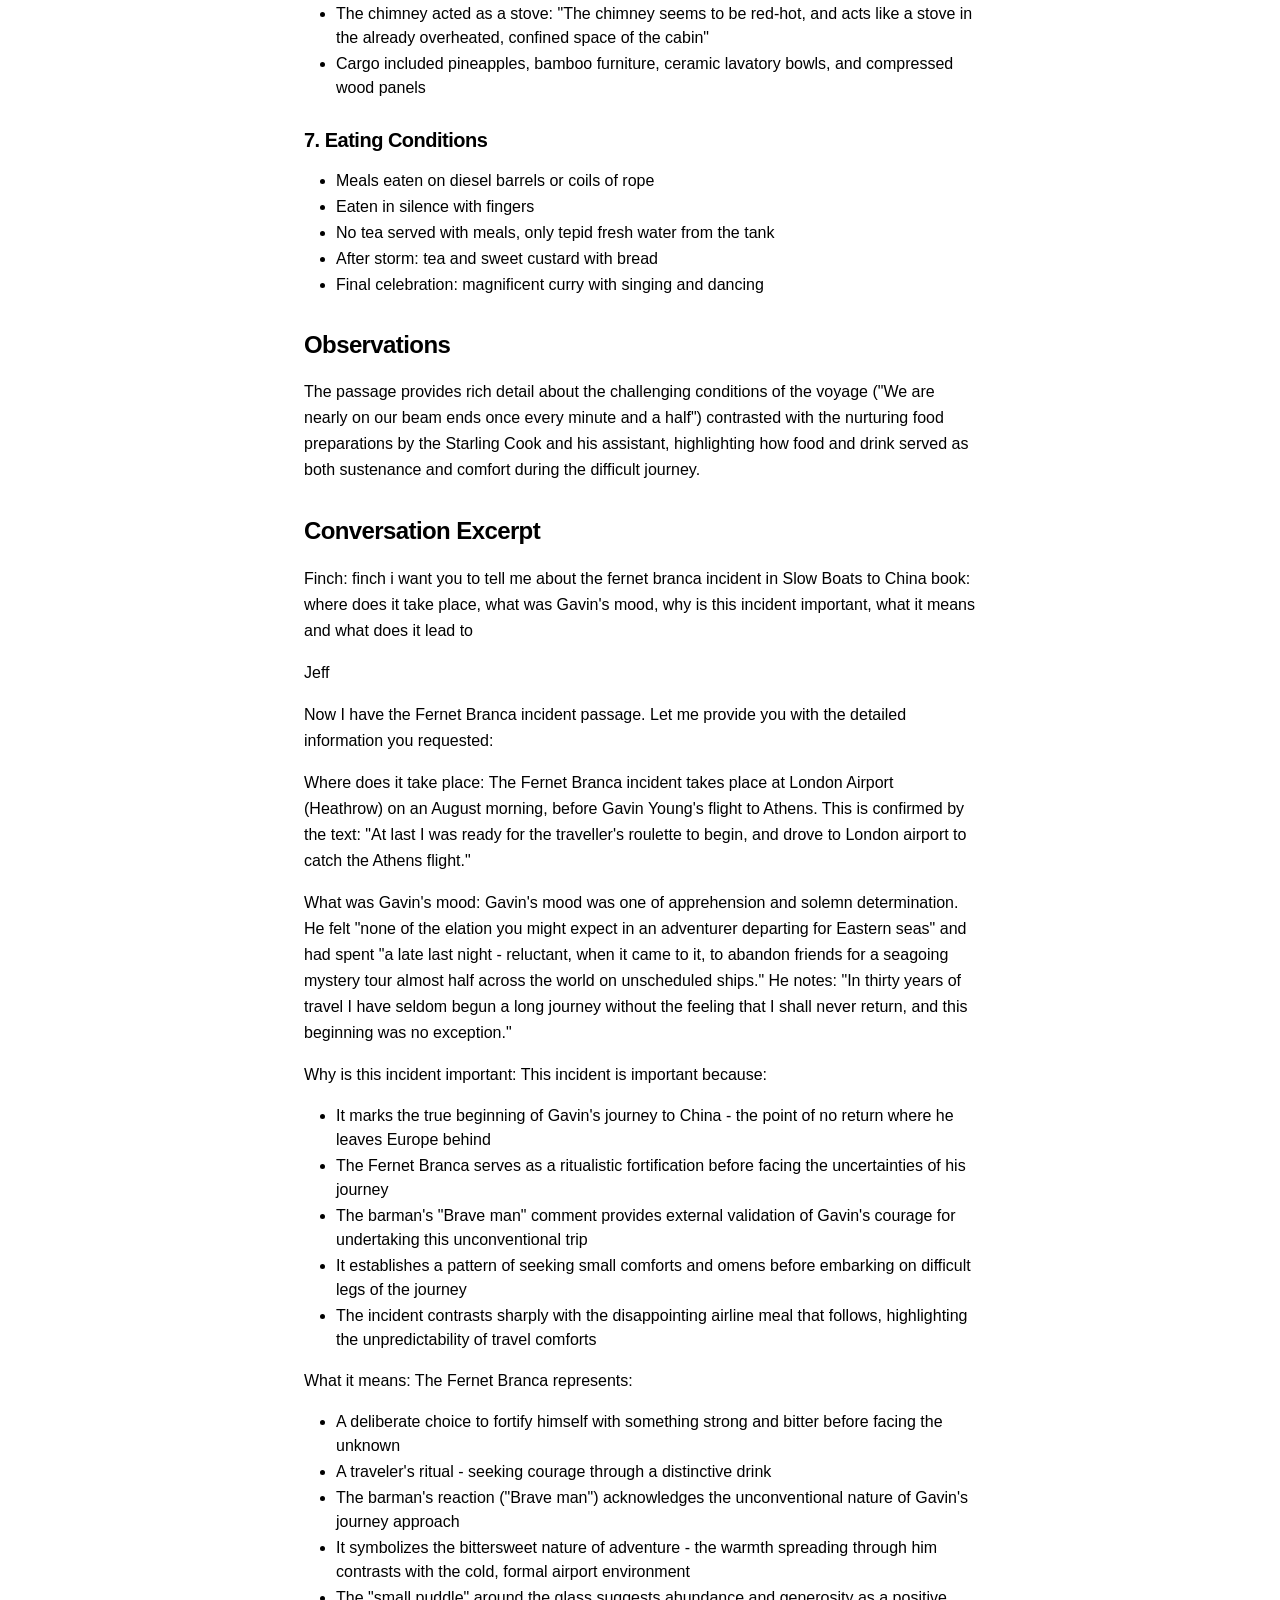
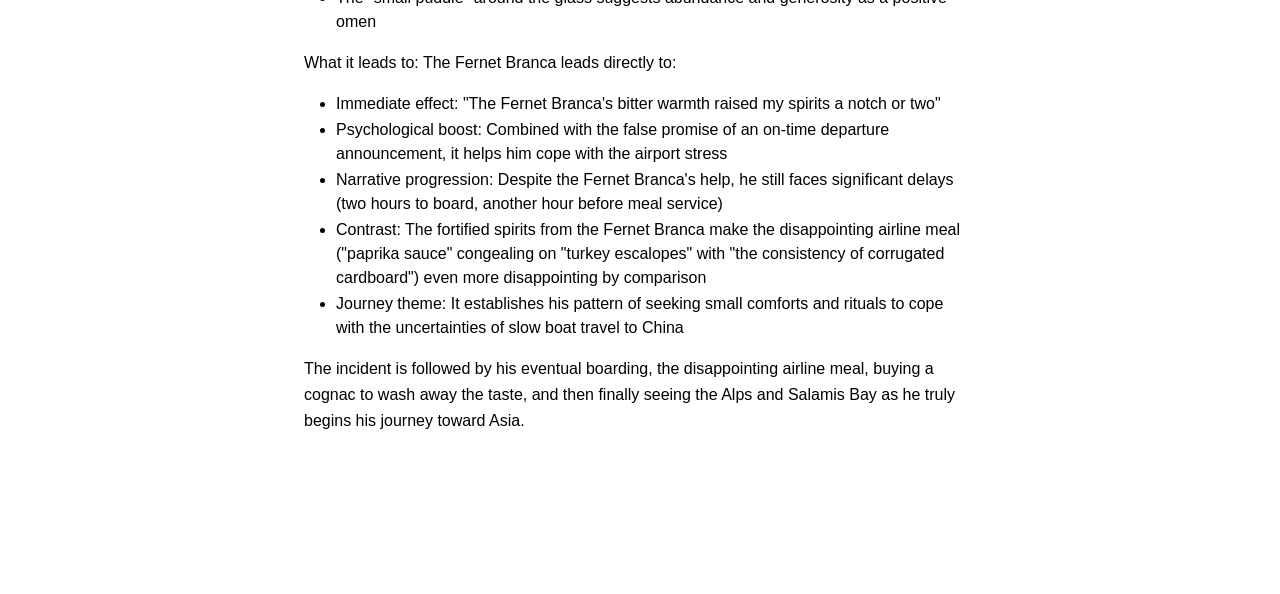
<file: contents/meals.html>
<!doctype html>
<html lang="en">
    <head>
        <meta charset="UTF-8" />
        <meta name="viewport" content="width=device-width, initial-scale=1.0" />
        <title>Launch to Maldives Meals · Slow Boats</title>
        <meta name="description" content="Details of meals prepared during the journey to the Maldives Islands aboard a small Maldivian launch" />
        <link rel="stylesheet" href="css/style.css" />
    </head>
    <body>
        <!-- Header -->
        <header></header>

        <!-- Mobile Navigation -->
        <div data-mobile-nav>
            <details>
                <summary>Pages</summary>
                <nav>
                    <a href="fernet.html">Fernet</a>
                    <a href="meals.html" class="active">Meals</a>
                    <a href="suitcase.html">Suitcase</a>
                    <a href="../index.html">Home</a>
                </nav>
            </details>
        </div>

        <!-- Page Container -->
        <div class="page-container">
            <!-- Main Content -->
            <article>
                <h1>The Maldives Launch Voyage</h1>

                <section class="content">
                    <img src="img/meal.jpg" alt="Meals on the voyage to Maldives" />

                    <h2 id="route">Route</h2>
                    <p>
                        It takes place from Colombo, Sri Lanka to Malé, the
                        capital of the Maldives.
                    </p>
                    <p>
                        From where to where: The journey is from Colombo Harbour
                        in Sri Lanka across approximately 400 miles of open sea
                        to Malé in the Maldives archipelago.
                    </p>

                    <h2 id="characters">All Characters In This Passage</h2>
                    <ul>
                        <li>Gavin Young (the narrator/author)</li>
                        <li>A good bird man (unnamed, who arranged the passage)</li>
                        <li>
                            A bad bird man (Sea Eagle) - described as sitting
                            in an office in Chatham Street, cold, white-haired
                            and hunched over like a vindictive sea eagle,
                            representing the owners of the Maldivian launch
                        </li>
                        <li>
                            The launch captain (Captain Azia Ali) - a thin young
                            man with big teeth
                        </li>
                        <li>
                            Hassan Ali - a crewman seen at the helm, later
                            distressed about confiscated Polaroid pictures
                        </li>
                        <li>
                            Musa - a crewman who spoke good English and had
                            health concerns
                        </li>
                        <li>
                            Ibrahim - a Maldivian crewman who explained the
                            meaning of "Feni, feni, sarna"
                        </li>
                        <li>Ali Qasim - a crewman</li>
                        <li>
                            The Starling Cook - the ship's cook, described as
                            more or less the colour of a starling, very dark in
                            blue shorts and shirt, short and fat-bodied with
                            skinny bowlegs, long bare feet, very little neck,
                            hunched shoulders, long arms, and a beak-like nose
                        </li>
                        <li>
                            The Black Devil (the Starling Cook's assistant) -
                            face very black and knobbly, usually grinning
                        </li>
                        <li>
                            A young Australian passenger - taciturn, shy,
                            travelling slowly to Europe, asking "What is Time?"
                        </li>
                        <li>
                            Two Maldivian passengers who travelled on the cabin
                            roof and offered compressed fish (Maldive
                            fish/biltong)
                        </li>
                        <li>
                            Sam Kadirgamar, QC - who suggested the Maldives
                            visit
                        </li>
                        <li>
                            Tom Abraham - Indian high commissioner in Colombo
                            who helped with Andamans permit
                        </li>
                        <li>Mr Missier - shipping agent in Colombo</li>
                        <li>General manager of Ceylon Shipping Lines</li>
                        <li>Mr Missier's future son-in-law</li>
                        <li>Various unnamed crew members (six men plus the captain)</li>
                    </ul>

                    <h2 id="food-and-drink">
                        Detailed Examination Focusing On Food, Ingredients,
                        Drinks, And Preparations
                    </h2>
                    <p>
                        Food and drink mentions in the Maldives launch voyage
                        passage:
                    </p>

                    <h3 id="coconut-preparation">1. Coconut Preparation</h3>
                    <ul>
                        <li>
                            "I now know how to open a coconut with a spanner" -
                            indicates coconuts were available and being
                            prepared
                        </li>
                        <li>
                            Detailed description: "I saw, for example, how he
                            opened a coconut with a spanner, holding it in one
                            hand, the spanner in the other, and tapping it with
                            many small, firm strokes around its middle until it
                            fell apart in two neat halves. He scraped each half
                            against the upturned sharp metal prong of what
                            looked like a shoehorn, which he clamped between
                            his knees; then he wrapped the gratings in a porous
                            cloth, and dunked them into a wide pan of water and
                            rice."
                        </li>
                    </ul>

                    <h3 id="starling-cook">2. Starling Cook's Preparations</h3>
                    <ul>
                        <li>
                            Stove: "a small metal stick-burning stove about a
                            foot high" near the bows
                        </li>
                        <li>
                            Breakfast: "made tea and nan - flat, oily bread -
                            with a very sweet form of custard"
                        </li>
                        <li>
                            Pineapple service: "cut and served pineapple chunks
                            at night"
                        </li>
                        <li>
                            Betel preparation: offering "pan, the tiny sandwich
                            of betel leaf, areca nut and lime"
                        </li>
                        <li>
                            First day dinner: "rice, dried fish, diced and
                            curried potatoes, onions and raw chillies"
                        </li>
                        <li>
                            After storm: "shaping lumps of dough into white
                            cricket balls, and then rolling them out flat on a
                            hot plate on the stove" with "jam and butter to
                            make a very sweet custard" and "dark, sweet tea"
                        </li>
                        <li>
                            Final evening: "cooked a magnificent curry full of
                            chilli and pungent exotic leaves"
                        </li>
                    </ul>

                    <h3 id="black-devil">3. Black Devil's Preparations</h3>
                    <ul>
                        <li>Made tea for Maldivian passengers</li>
                        <li>Played tricks on passengers (unspecified)</li>
                        <li>
                            "quietly continued to grind a stick of cinnamon to
                            powder with a stone rolling-pin"
                        </li>
                    </ul>

                    <h3 id="food-items">4. Specific Food Items Mentioned</h3>
                    <ul>
                        <li>Pineapples (mentioned as cargo and served as chunks)</li>
                        <li>Rice (cooked in seawater)</li>
                        <li>Dried fish</li>
                        <li>Potatoes (diced and curried)</li>
                        <li>Onions</li>
                        <li>Raw chillies</li>
                        <li>Nan (flat, oily bread)</li>
                        <li>Sweet custard (made from jam and butter)</li>
                        <li>
                            Tea (served multiple times: breakfast, after storm,
                            and frequently by Black Devil)
                        </li>
                        <li>
                            Curry (magnificent curry with chilli and pungent
                            exotic leaves)
                        </li>
                        <li>
                            Betel leaf preparations (pan with areca nut and
                            lime)
                        </li>
                        <li>
                            Compressed fish (Maldive fish/biltong) offered by
                            Maldivian passengers
                        </li>
                        <li>Cinnamon (ground to powder by Black Devil)</li>
                    </ul>

                    <h3 id="drinks-mentioned">5. Drinks Mentioned</h3>
                    <ul>
                        <li>
                            Tea (served frequently: sweet tea, dark sweet tea)
                        </li>
                        <li>
                            Seawater (used for cooking rice and cleaning
                            pots/pans)
                        </li>
                        <li>
                            Fresh water (from tanks, used for drinking and
                            washing)
                        </li>
                        <li>
                            Beer (mentioned in conversation with Musa: "You
                            drink beer?" "Yes, I drink beer. Muslims also drink
                            beer.")
                        </li>
                        <li>
                            Barley water (mentioned earlier when Mr Missier
                            offered it to Gavin in Colombo)
                        </li>
                    </ul>

                    <h3 id="food-preparation-details">
                        6. Food Preparation Details
                    </h3>
                    <ul>
                        <li>
                            The launch had a functional stick-burning stove
                        </li>
                        <li>
                            Seawater was used for cooking and cleaning (no
                            fresh water wasted on non-drinking uses)
                        </li>
                        <li>
                            The Starling Cook had specific implements: "a huge
                            soot-black kettle and two deep cooking pans" plus
                            "a wide, open tray" for sorting rice
                        </li>
                        <li>
                            Provisions stored included: "little sacks of
                            cabbages, beans, leaves, chillies (green and red),
                            cardamom, small cumin seeds, coriander, black
                            peppers, cinnamon and garlic"
                        </li>
                        <li>
                            The chimney acted as a stove: "The chimney seems to
                            be red-hot, and acts like a stove in the already
                            overheated, confined space of the cabin"
                        </li>
                        <li>
                            Cargo included pineapples, bamboo furniture,
                            ceramic lavatory bowls, and compressed wood panels
                        </li>
                    </ul>

                    <h3 id="eating-conditions">7. Eating Conditions</h3>
                    <ul>
                        <li>Meals eaten on diesel barrels or coils of rope</li>
                        <li>Eaten in silence with fingers</li>
                        <li>
                            No tea served with meals, only tepid fresh water
                            from the tank
                        </li>
                        <li>After storm: tea and sweet custard with bread</li>
                        <li>
                            Final celebration: magnificent curry with singing
                            and dancing
                        </li>
                    </ul>

                    <h2 id="observations">Observations</h2>
                    <p>
                        The passage provides rich detail about the challenging
                        conditions of the voyage ("We are nearly on our beam
                        ends once every minute and a half") contrasted with the
                        nurturing food preparations by the Starling Cook and
                        his assistant, highlighting how food and drink served
                        as both sustenance and comfort during the difficult
                        journey.
                    </p>

                    <h2 id="conversation-excerpt">Conversation Excerpt</h2>
                    <p>
                        Finch: finch i want you to tell me about the fernet
                        branca incident in Slow Boats to China book: where does
                        it take place, what was Gavin's mood, why is this
                        incident important, what it means and what does it lead
                        to
                    </p>
                    <p>
                        Jeff
                    </p>
                    <p>
                        Now I have the Fernet Branca incident passage. Let me
                        provide you with the detailed information you
                        requested:
                    </p>
                    <p>
                        Where does it take place: The Fernet Branca incident
                        takes place at London Airport (Heathrow) on an August
                        morning, before Gavin Young's flight to Athens. This is
                        confirmed by the text: "At last I was ready for the
                        traveller's roulette to begin, and drove to London
                        airport to catch the Athens flight."
                    </p>
                    <p>
                        What was Gavin's mood: Gavin's mood was one of
                        apprehension and solemn determination. He felt "none of
                        the elation you might expect in an adventurer departing
                        for Eastern seas" and had spent "a late last night -
                        reluctant, when it came to it, to abandon friends for a
                        seagoing mystery tour almost half across the world on
                        unscheduled ships." He notes: "In thirty years of
                        travel I have seldom begun a long journey without the
                        feeling that I shall never return, and this beginning
                        was no exception."
                    </p>
                    <p>
                        Why is this incident important: This incident is
                        important because:
                    </p>
                    <ul>
                        <li>
                            It marks the true beginning of Gavin's journey to
                            China - the point of no return where he leaves
                            Europe behind
                        </li>
                        <li>
                            The Fernet Branca serves as a ritualistic
                            fortification before facing the uncertainties of
                            his journey
                        </li>
                        <li>
                            The barman's "Brave man" comment provides external
                            validation of Gavin's courage for undertaking this
                            unconventional trip
                        </li>
                        <li>
                            It establishes a pattern of seeking small comforts
                            and omens before embarking on difficult legs of the
                            journey
                        </li>
                        <li>
                            The incident contrasts sharply with the
                            disappointing airline meal that follows,
                            highlighting the unpredictability of travel
                            comforts
                        </li>
                    </ul>
                    <p>What it means: The Fernet Branca represents:</p>
                    <ul>
                        <li>
                            A deliberate choice to fortify himself with
                            something strong and bitter before facing the
                            unknown
                        </li>
                        <li>
                            A traveler's ritual - seeking courage through a
                            distinctive drink
                        </li>
                        <li>
                            The barman's reaction ("Brave man") acknowledges
                            the unconventional nature of Gavin's journey
                            approach
                        </li>
                        <li>
                            It symbolizes the bittersweet nature of adventure -
                            the warmth spreading through him contrasts with the
                            cold, formal airport environment
                        </li>
                        <li>
                            The "small puddle" around the glass suggests
                            abundance and generosity as a positive omen
                        </li>
                    </ul>
                    <p>What it leads to: The Fernet Branca leads directly to:</p>
                    <ul>
                        <li>
                            Immediate effect: "The Fernet Branca's bitter
                            warmth raised my spirits a notch or two"
                        </li>
                        <li>
                            Psychological boost: Combined with the false
                            promise of an on-time departure announcement, it
                            helps him cope with the airport stress
                        </li>
                        <li>
                            Narrative progression: Despite the Fernet Branca's
                            help, he still faces significant delays (two hours
                            to board, another hour before meal service)
                        </li>
                        <li>
                            Contrast: The fortified spirits from the Fernet
                            Branca make the disappointing airline meal
                            ("paprika sauce" congealing on "turkey escalopes"
                            with "the consistency of corrugated cardboard")
                            even more disappointing by comparison
                        </li>
                        <li>
                            Journey theme: It establishes his pattern of
                            seeking small comforts and rituals to cope with the
                            uncertainties of slow boat travel to China
                        </li>
                    </ul>
                    <p>
                        The incident is followed by his eventual boarding, the
                        disappointing airline meal, buying a cognac to wash
                        away the taste, and then finally seeing the Alps and
                        Salamis Bay as he truly begins his journey toward Asia.
                    </p>
                </section>
            </article>

            <!-- Floating Sidebar -->
            <aside class="floating-sidebar">
                <h3>Pages</h3>
                <nav class="sidebar-nav">
                    <a href="fernet.html">Fernet</a>
                    <a href="meals.html" class="active">Meals</a>
                    <a href="suitcase.html">Suitcase</a>
                </nav>
            </aside>
        </div>

        <!-- Left Sidebar -->
        <aside class="floating-sidebar-left">
            <nav class="sidebar-nav-left">
                <a href="../index.html">Home</a>
            </nav>
        </aside>

        <script>
            (function () {
                var mobileNav = document.querySelector("[data-mobile-nav]");
                if (!mobileNav) {
                    return;
                }
                function updateMobileNav() {
                    var isMobile = window.matchMedia(
                        "(max-width: 1023px)"
                    ).matches;
                    mobileNav.hidden = !isMobile;
                }
                updateMobileNav();
                window.addEventListener("resize", updateMobileNav);
            })();
        </script>
    </body>
</html>
</file>
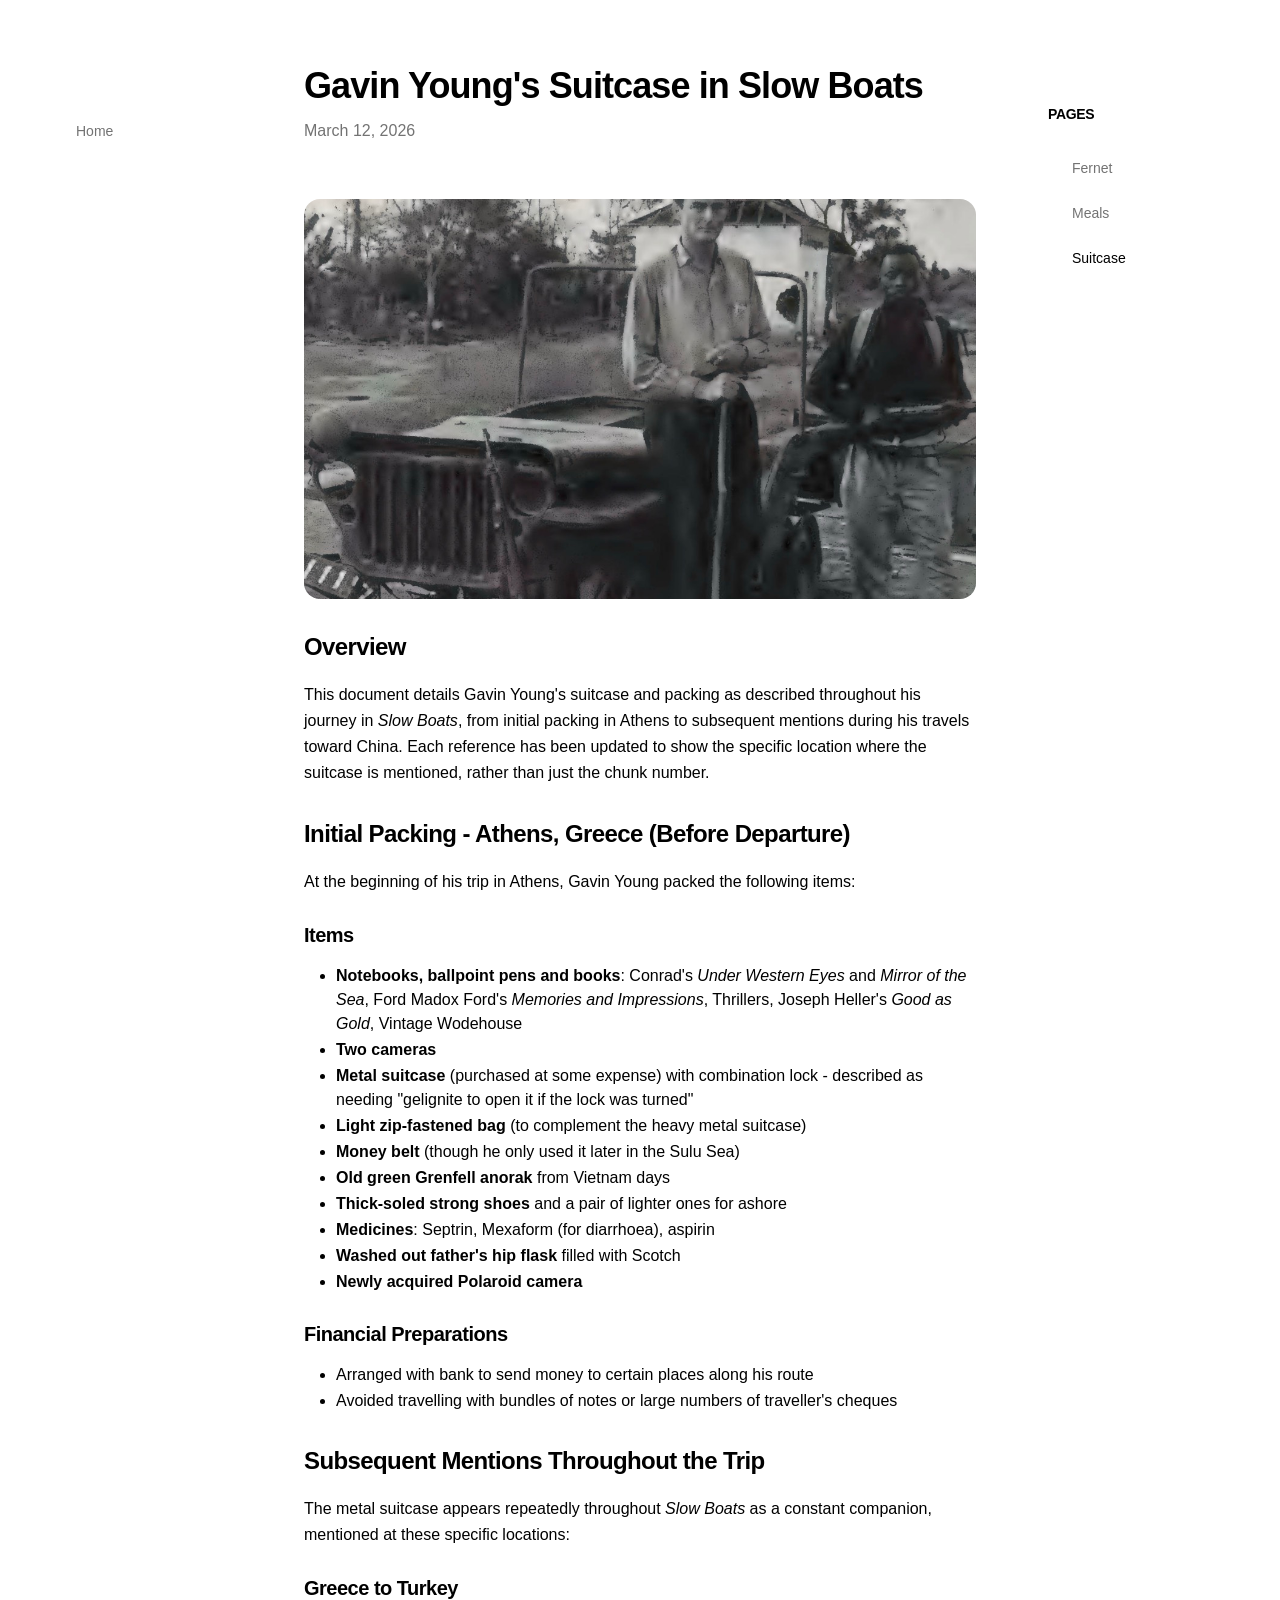
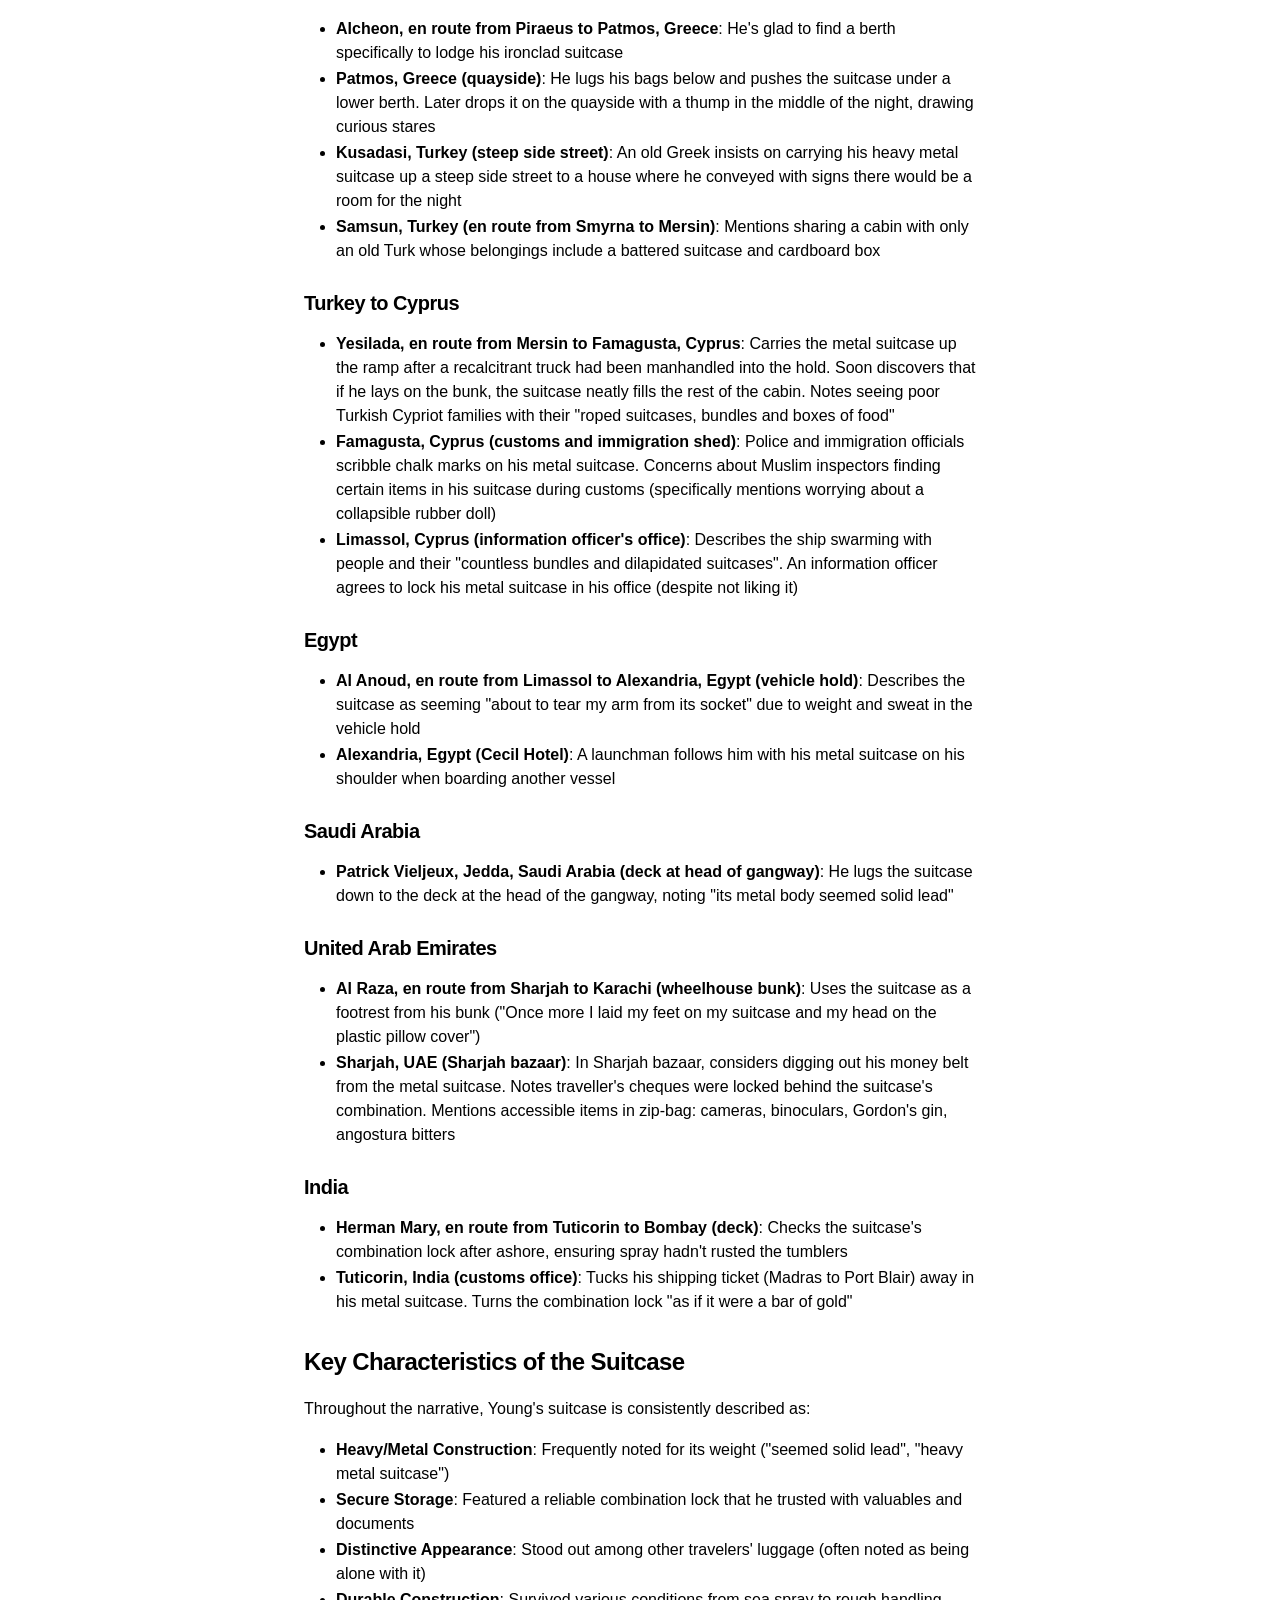
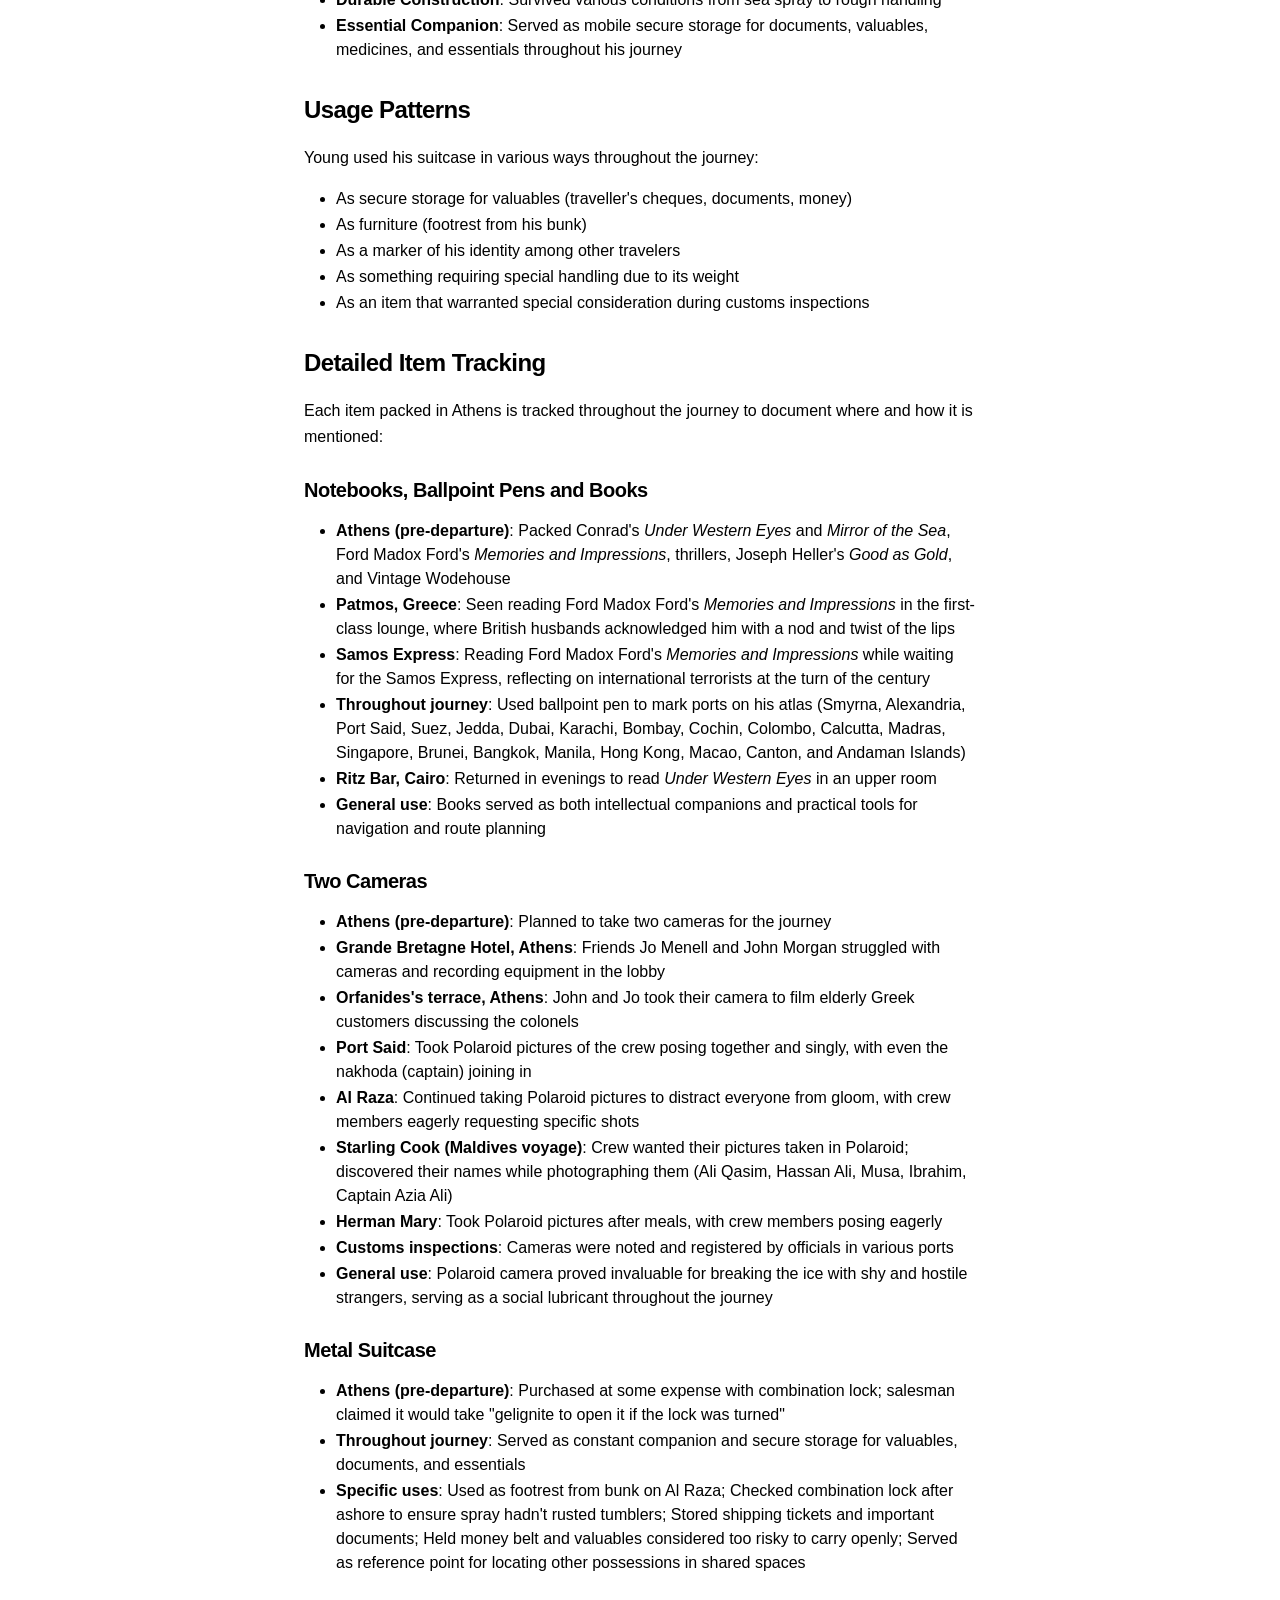
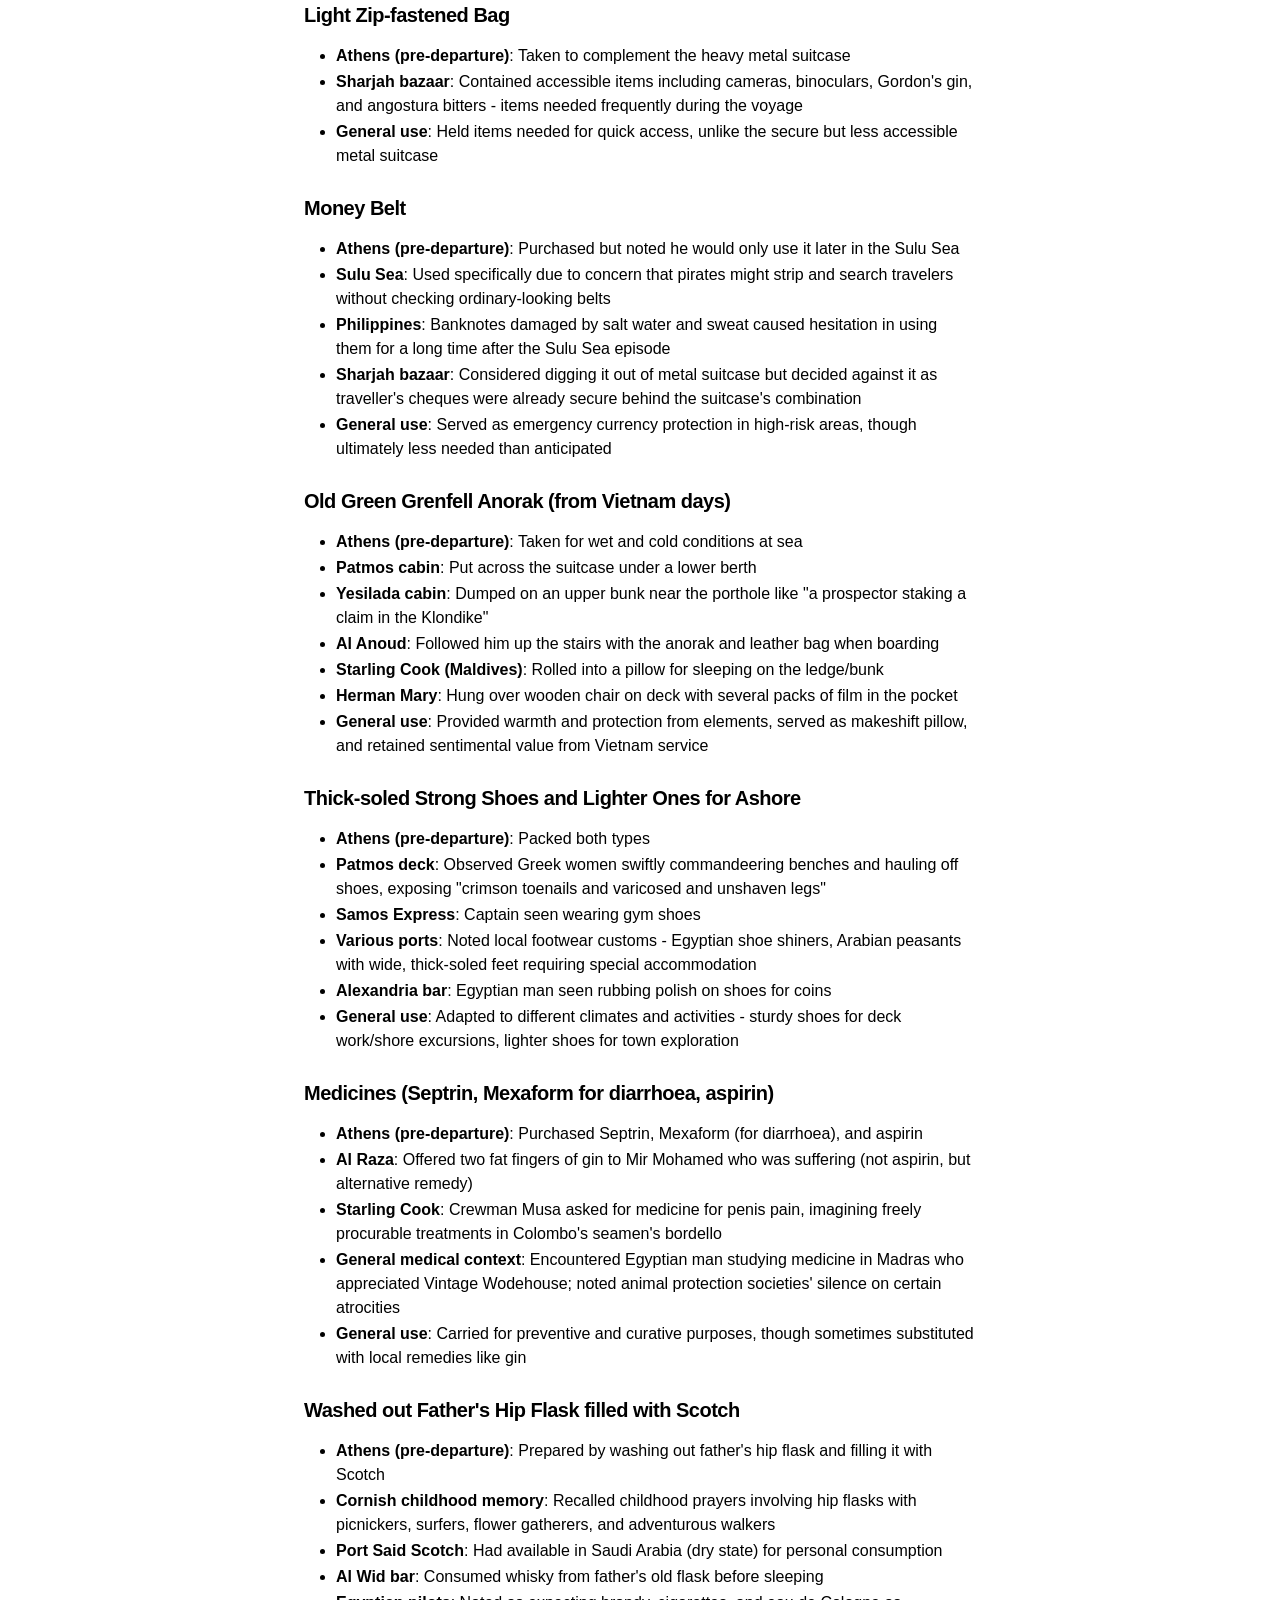
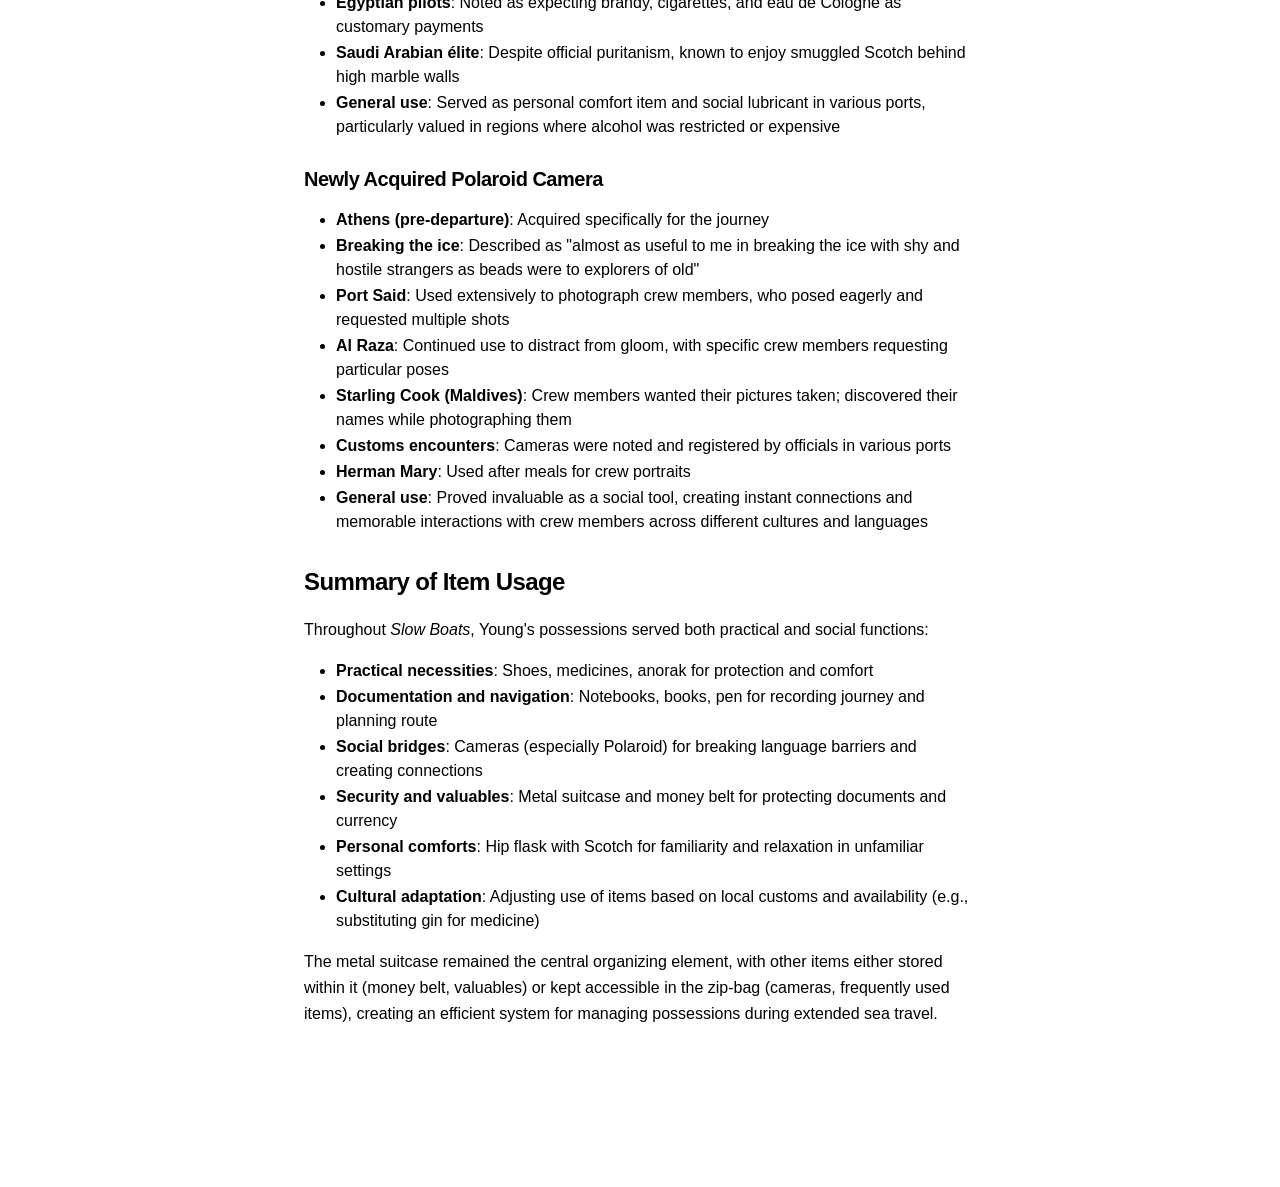
<file: contents/suitcase.html>
<!doctype html>
<html lang="en">
    <head>
        <meta charset="UTF-8" />
        <meta name="viewport" content="width=device-width, initial-scale=1.0" />
        <title>Gavin Young's Suitcase · Slow Boats</title>
        <meta name="description" content="A detailed account of Gavin Young's suitcase and packing throughout his journey in Slow Boats to China" />
        <link rel="stylesheet" href="css/style.css" />
    </head>
    <body>
        <!-- Header -->
        <header></header>

        <!-- Mobile Navigation -->
        <div data-mobile-nav>
            <details>
                <summary>Pages</summary>
                <nav>
                    <a href="fernet.html">Fernet</a>
                    <a href="meals.html">Meals</a>
                    <a href="suitcase.html" class="active">Suitcase</a>
                    <a href="../index.html">Home</a>
                </nav>
            </details>
        </div>

        <!-- Page Container -->
        <div class="page-container">
            <!-- Main Content -->
            <article>
                <h1>Gavin Young's Suitcase in Slow Boats</h1>
                <p class="date">March 12, 2026</p>

                <section class="content">
                    <img src="img/suitcase.jpg" alt="Gavin Young's Suitcase" />

                    <h2 id="overview">Overview</h2>
                    <p>This document details Gavin Young's suitcase and packing as described throughout his journey in <em>Slow Boats</em>, from initial packing in Athens to subsequent mentions during his travels toward China. Each reference has been updated to show the specific location where the suitcase is mentioned, rather than just the chunk number.</p>

                    <h2 id="initial-packing">Initial Packing - Athens, Greece (Before Departure)</h2>
                    <p>At the beginning of his trip in Athens, Gavin Young packed the following items:</p>

                    <h3 id="items">Items</h3>
                    <ul>
                        <li><strong>Notebooks, ballpoint pens and books</strong>: Conrad's <em>Under Western Eyes</em> and <em>Mirror of the Sea</em>, Ford Madox Ford's <em>Memories and Impressions</em>, Thrillers, Joseph Heller's <em>Good as Gold</em>, Vintage Wodehouse</li>
                        <li><strong>Two cameras</strong></li>
                        <li><strong>Metal suitcase</strong> (purchased at some expense) with combination lock - described as needing "gelignite to open it if the lock was turned"</li>
                        <li><strong>Light zip-fastened bag</strong> (to complement the heavy metal suitcase)</li>
                        <li><strong>Money belt</strong> (though he only used it later in the Sulu Sea)</li>
                        <li><strong>Old green Grenfell anorak</strong> from Vietnam days</li>
                        <li><strong>Thick-soled strong shoes</strong> and a pair of lighter ones for ashore</li>
                        <li><strong>Medicines</strong>: Septrin, Mexaform (for diarrhoea), aspirin</li>
                        <li><strong>Washed out father's hip flask</strong> filled with Scotch</li>
                        <li><strong>Newly acquired Polaroid camera</strong></li>
                    </ul>

                    <h3 id="financial-preparations">Financial Preparations</h3>
                    <ul>
                        <li>Arranged with bank to send money to certain places along his route</li>
                        <li>Avoided travelling with bundles of notes or large numbers of traveller's cheques</li>
                    </ul>

                    <h2 id="subsequent-mentions">Subsequent Mentions Throughout the Trip</h2>
                    <p>The metal suitcase appears repeatedly throughout <em>Slow Boats</em> as a constant companion, mentioned at these specific locations:</p>

                    <h3 id="greece-to-turkey">Greece to Turkey</h3>
                    <ul>
                        <li><strong>Alcheon, en route from Piraeus to Patmos, Greece</strong>: He's glad to find a berth specifically to lodge his ironclad suitcase</li>
                        <li><strong>Patmos, Greece (quayside)</strong>: He lugs his bags below and pushes the suitcase under a lower berth. Later drops it on the quayside with a thump in the middle of the night, drawing curious stares</li>
                        <li><strong>Kusadasi, Turkey (steep side street)</strong>: An old Greek insists on carrying his heavy metal suitcase up a steep side street to a house where he conveyed with signs there would be a room for the night</li>
                        <li><strong>Samsun, Turkey (en route from Smyrna to Mersin)</strong>: Mentions sharing a cabin with only an old Turk whose belongings include a battered suitcase and cardboard box</li>
                    </ul>

                    <h3 id="turkey-to-cyprus">Turkey to Cyprus</h3>
                    <ul>
                        <li><strong>Yesilada, en route from Mersin to Famagusta, Cyprus</strong>: Carries the metal suitcase up the ramp after a recalcitrant truck had been manhandled into the hold. Soon discovers that if he lays on the bunk, the suitcase neatly fills the rest of the cabin. Notes seeing poor Turkish Cypriot families with their "roped suitcases, bundles and boxes of food"</li>
                        <li><strong>Famagusta, Cyprus (customs and immigration shed)</strong>: Police and immigration officials scribble chalk marks on his metal suitcase. Concerns about Muslim inspectors finding certain items in his suitcase during customs (specifically mentions worrying about a collapsible rubber doll)</li>
                        <li><strong>Limassol, Cyprus (information officer's office)</strong>: Describes the ship swarming with people and their "countless bundles and dilapidated suitcases". An information officer agrees to lock his metal suitcase in his office (despite not liking it)</li>
                    </ul>

                    <h3 id="egypt">Egypt</h3>
                    <ul>
                        <li><strong>Al Anoud, en route from Limassol to Alexandria, Egypt (vehicle hold)</strong>: Describes the suitcase as seeming "about to tear my arm from its socket" due to weight and sweat in the vehicle hold</li>
                        <li><strong>Alexandria, Egypt (Cecil Hotel)</strong>: A launchman follows him with his metal suitcase on his shoulder when boarding another vessel</li>
                    </ul>

                    <h3 id="saudi-arabia">Saudi Arabia</h3>
                    <ul>
                        <li><strong>Patrick Vieljeux, Jedda, Saudi Arabia (deck at head of gangway)</strong>: He lugs the suitcase down to the deck at the head of the gangway, noting "its metal body seemed solid lead"</li>
                    </ul>

                    <h3 id="united-arab-emirates">United Arab Emirates</h3>
                    <ul>
                        <li><strong>Al Raza, en route from Sharjah to Karachi (wheelhouse bunk)</strong>: Uses the suitcase as a footrest from his bunk ("Once more I laid my feet on my suitcase and my head on the plastic pillow cover")</li>
                        <li><strong>Sharjah, UAE (Sharjah bazaar)</strong>: In Sharjah bazaar, considers digging out his money belt from the metal suitcase. Notes traveller's cheques were locked behind the suitcase's combination. Mentions accessible items in zip-bag: cameras, binoculars, Gordon's gin, angostura bitters</li>
                    </ul>

                    <h3 id="india">India</h3>
                    <ul>
                        <li><strong>Herman Mary, en route from Tuticorin to Bombay (deck)</strong>: Checks the suitcase's combination lock after ashore, ensuring spray hadn't rusted the tumblers</li>
                        <li><strong>Tuticorin, India (customs office)</strong>: Tucks his shipping ticket (Madras to Port Blair) away in his metal suitcase. Turns the combination lock "as if it were a bar of gold"</li>
                    </ul>

                    <h2 id="key-characteristics">Key Characteristics of the Suitcase</h2>
                    <p>Throughout the narrative, Young's suitcase is consistently described as:</p>
                    <ul>
                        <li><strong>Heavy/Metal Construction</strong>: Frequently noted for its weight ("seemed solid lead", "heavy metal suitcase")</li>
                        <li><strong>Secure Storage</strong>: Featured a reliable combination lock that he trusted with valuables and documents</li>
                        <li><strong>Distinctive Appearance</strong>: Stood out among other travelers' luggage (often noted as being alone with it)</li>
                        <li><strong>Durable Construction</strong>: Survived various conditions from sea spray to rough handling</li>
                        <li><strong>Essential Companion</strong>: Served as mobile secure storage for documents, valuables, medicines, and essentials throughout his journey</li>
                    </ul>

                    <h2 id="usage-patterns">Usage Patterns</h2>
                    <p>Young used his suitcase in various ways throughout the journey:</p>
                    <ul>
                        <li>As secure storage for valuables (traveller's cheques, documents, money)</li>
                        <li>As furniture (footrest from his bunk)</li>
                        <li>As a marker of his identity among other travelers</li>
                        <li>As something requiring special handling due to its weight</li>
                        <li>As an item that warranted special consideration during customs inspections</li>
                    </ul>

                    <h2 id="detailed-item-tracking">Detailed Item Tracking</h2>
                    <p>Each item packed in Athens is tracked throughout the journey to document where and how it is mentioned:</p>

                    <h3 id="notebooks-pens-books">Notebooks, Ballpoint Pens and Books</h3>
                    <ul>
                        <li><strong>Athens (pre-departure)</strong>: Packed Conrad's <em>Under Western Eyes</em> and <em>Mirror of the Sea</em>, Ford Madox Ford's <em>Memories and Impressions</em>, thrillers, Joseph Heller's <em>Good as Gold</em>, and Vintage Wodehouse</li>
                        <li><strong>Patmos, Greece</strong>: Seen reading Ford Madox Ford's <em>Memories and Impressions</em> in the first-class lounge, where British husbands acknowledged him with a nod and twist of the lips</li>
                        <li><strong>Samos Express</strong>: Reading Ford Madox Ford's <em>Memories and Impressions</em> while waiting for the Samos Express, reflecting on international terrorists at the turn of the century</li>
                        <li><strong>Throughout journey</strong>: Used ballpoint pen to mark ports on his atlas (Smyrna, Alexandria, Port Said, Suez, Jedda, Dubai, Karachi, Bombay, Cochin, Colombo, Calcutta, Madras, Singapore, Brunei, Bangkok, Manila, Hong Kong, Macao, Canton, and Andaman Islands)</li>
                        <li><strong>Ritz Bar, Cairo</strong>: Returned in evenings to read <em>Under Western Eyes</em> in an upper room</li>
                        <li><strong>General use</strong>: Books served as both intellectual companions and practical tools for navigation and route planning</li>
                    </ul>

                    <h3 id="two-cameras">Two Cameras</h3>
                    <ul>
                        <li><strong>Athens (pre-departure)</strong>: Planned to take two cameras for the journey</li>
                        <li><strong>Grande Bretagne Hotel, Athens</strong>: Friends Jo Menell and John Morgan struggled with cameras and recording equipment in the lobby</li>
                        <li><strong>Orfanides's terrace, Athens</strong>: John and Jo took their camera to film elderly Greek customers discussing the colonels</li>
                        <li><strong>Port Said</strong>: Took Polaroid pictures of the crew posing together and singly, with even the nakhoda (captain) joining in</li>
                        <li><strong>Al Raza</strong>: Continued taking Polaroid pictures to distract everyone from gloom, with crew members eagerly requesting specific shots</li>
                        <li><strong>Starling Cook (Maldives voyage)</strong>: Crew wanted their pictures taken in Polaroid; discovered their names while photographing them (Ali Qasim, Hassan Ali, Musa, Ibrahim, Captain Azia Ali)</li>
                        <li><strong>Herman Mary</strong>: Took Polaroid pictures after meals, with crew members posing eagerly</li>
                        <li><strong>Customs inspections</strong>: Cameras were noted and registered by officials in various ports</li>
                        <li><strong>General use</strong>: Polaroid camera proved invaluable for breaking the ice with shy and hostile strangers, serving as a social lubricant throughout the journey</li>
                    </ul>

                    <h3 id="metal-suitcase">Metal Suitcase</h3>
                    <ul>
                        <li><strong>Athens (pre-departure)</strong>: Purchased at some expense with combination lock; salesman claimed it would take "gelignite to open it if the lock was turned"</li>
                        <li><strong>Throughout journey</strong>: Served as constant companion and secure storage for valuables, documents, and essentials</li>
                        <li><strong>Specific uses</strong>: Used as footrest from bunk on Al Raza; Checked combination lock after ashore to ensure spray hadn't rusted tumblers; Stored shipping tickets and important documents; Held money belt and valuables considered too risky to carry openly; Served as reference point for locating other possessions in shared spaces</li>
                    </ul>

                    <h3 id="light-zip-bag">Light Zip-fastened Bag</h3>
                    <ul>
                        <li><strong>Athens (pre-departure)</strong>: Taken to complement the heavy metal suitcase</li>
                        <li><strong>Sharjah bazaar</strong>: Contained accessible items including cameras, binoculars, Gordon's gin, and angostura bitters - items needed frequently during the voyage</li>
                        <li><strong>General use</strong>: Held items needed for quick access, unlike the secure but less accessible metal suitcase</li>
                    </ul>

                    <h3 id="money-belt">Money Belt</h3>
                    <ul>
                        <li><strong>Athens (pre-departure)</strong>: Purchased but noted he would only use it later in the Sulu Sea</li>
                        <li><strong>Sulu Sea</strong>: Used specifically due to concern that pirates might strip and search travelers without checking ordinary-looking belts</li>
                        <li><strong>Philippines</strong>: Banknotes damaged by salt water and sweat caused hesitation in using them for a long time after the Sulu Sea episode</li>
                        <li><strong>Sharjah bazaar</strong>: Considered digging it out of metal suitcase but decided against it as traveller's cheques were already secure behind the suitcase's combination</li>
                        <li><strong>General use</strong>: Served as emergency currency protection in high-risk areas, though ultimately less needed than anticipated</li>
                    </ul>

                    <h3 id="anorak">Old Green Grenfell Anorak (from Vietnam days)</h3>
                    <ul>
                        <li><strong>Athens (pre-departure)</strong>: Taken for wet and cold conditions at sea</li>
                        <li><strong>Patmos cabin</strong>: Put across the suitcase under a lower berth</li>
                        <li><strong>Yesilada cabin</strong>: Dumped on an upper bunk near the porthole like "a prospector staking a claim in the Klondike"</li>
                        <li><strong>Al Anoud</strong>: Followed him up the stairs with the anorak and leather bag when boarding</li>
                        <li><strong>Starling Cook (Maldives)</strong>: Rolled into a pillow for sleeping on the ledge/bunk</li>
                        <li><strong>Herman Mary</strong>: Hung over wooden chair on deck with several packs of film in the pocket</li>
                        <li><strong>General use</strong>: Provided warmth and protection from elements, served as makeshift pillow, and retained sentimental value from Vietnam service</li>
                    </ul>

                    <h3 id="shoes">Thick-soled Strong Shoes and Lighter Ones for Ashore</h3>
                    <ul>
                        <li><strong>Athens (pre-departure)</strong>: Packed both types</li>
                        <li><strong>Patmos deck</strong>: Observed Greek women swiftly commandeering benches and hauling off shoes, exposing "crimson toenails and varicosed and unshaven legs"</li>
                        <li><strong>Samos Express</strong>: Captain seen wearing gym shoes</li>
                        <li><strong>Various ports</strong>: Noted local footwear customs - Egyptian shoe shiners, Arabian peasants with wide, thick-soled feet requiring special accommodation</li>
                        <li><strong>Alexandria bar</strong>: Egyptian man seen rubbing polish on shoes for coins</li>
                        <li><strong>General use</strong>: Adapted to different climates and activities - sturdy shoes for deck work/shore excursions, lighter shoes for town exploration</li>
                    </ul>

                    <h3 id="medicines">Medicines (Septrin, Mexaform for diarrhoea, aspirin)</h3>
                    <ul>
                        <li><strong>Athens (pre-departure)</strong>: Purchased Septrin, Mexaform (for diarrhoea), and aspirin</li>
                        <li><strong>Al Raza</strong>: Offered two fat fingers of gin to Mir Mohamed who was suffering (not aspirin, but alternative remedy)</li>
                        <li><strong>Starling Cook</strong>: Crewman Musa asked for medicine for penis pain, imagining freely procurable treatments in Colombo's seamen's bordello</li>
                        <li><strong>General medical context</strong>: Encountered Egyptian man studying medicine in Madras who appreciated Vintage Wodehouse; noted animal protection societies' silence on certain atrocities</li>
                        <li><strong>General use</strong>: Carried for preventive and curative purposes, though sometimes substituted with local remedies like gin</li>
                    </ul>

                    <h3 id="hip-flask">Washed out Father's Hip Flask filled with Scotch</h3>
                    <ul>
                        <li><strong>Athens (pre-departure)</strong>: Prepared by washing out father's hip flask and filling it with Scotch</li>
                        <li><strong>Cornish childhood memory</strong>: Recalled childhood prayers involving hip flasks with picnickers, surfers, flower gatherers, and adventurous walkers</li>
                        <li><strong>Port Said Scotch</strong>: Had available in Saudi Arabia (dry state) for personal consumption</li>
                        <li><strong>Al Wid bar</strong>: Consumed whisky from father's old flask before sleeping</li>
                        <li><strong>Egyptian pilots</strong>: Noted as expecting brandy, cigarettes, and eau de Cologne as customary payments</li>
                        <li><strong>Saudi Arabian élite</strong>: Despite official puritanism, known to enjoy smuggled Scotch behind high marble walls</li>
                        <li><strong>General use</strong>: Served as personal comfort item and social lubricant in various ports, particularly valued in regions where alcohol was restricted or expensive</li>
                    </ul>

                    <h3 id="polaroid-camera">Newly Acquired Polaroid Camera</h3>
                    <ul>
                        <li><strong>Athens (pre-departure)</strong>: Acquired specifically for the journey</li>
                        <li><strong>Breaking the ice</strong>: Described as "almost as useful to me in breaking the ice with shy and hostile strangers as beads were to explorers of old"</li>
                        <li><strong>Port Said</strong>: Used extensively to photograph crew members, who posed eagerly and requested multiple shots</li>
                        <li><strong>Al Raza</strong>: Continued use to distract from gloom, with specific crew members requesting particular poses</li>
                        <li><strong>Starling Cook (Maldives)</strong>: Crew members wanted their pictures taken; discovered their names while photographing them</li>
                        <li><strong>Customs encounters</strong>: Cameras were noted and registered by officials in various ports</li>
                        <li><strong>Herman Mary</strong>: Used after meals for crew portraits</li>
                        <li><strong>General use</strong>: Proved invaluable as a social tool, creating instant connections and memorable interactions with crew members across different cultures and languages</li>
                    </ul>

                    <h2 id="summary">Summary of Item Usage</h2>
                    <p>Throughout <em>Slow Boats</em>, Young's possessions served both practical and social functions:</p>
                    <ul>
                        <li><strong>Practical necessities</strong>: Shoes, medicines, anorak for protection and comfort</li>
                        <li><strong>Documentation and navigation</strong>: Notebooks, books, pen for recording journey and planning route</li>
                        <li><strong>Social bridges</strong>: Cameras (especially Polaroid) for breaking language barriers and creating connections</li>
                        <li><strong>Security and valuables</strong>: Metal suitcase and money belt for protecting documents and currency</li>
                        <li><strong>Personal comforts</strong>: Hip flask with Scotch for familiarity and relaxation in unfamiliar settings</li>
                        <li><strong>Cultural adaptation</strong>: Adjusting use of items based on local customs and availability (e.g., substituting gin for medicine)</li>
                    </ul>

                    <p>The metal suitcase remained the central organizing element, with other items either stored within it (money belt, valuables) or kept accessible in the zip-bag (cameras, frequently used items), creating an efficient system for managing possessions during extended sea travel.</p>
                </section>
            </article>

            <!-- Floating Sidebar -->
            <aside class="floating-sidebar">
                <h3>Pages</h3>
                <nav class="sidebar-nav">
                    <a href="fernet.html">Fernet</a>
                    <a href="meals.html">Meals</a>
                    <a href="suitcase.html" class="active">Suitcase</a>
                </nav>
            </aside>
        </div>

        <!-- Left Sidebar -->
        <aside class="floating-sidebar-left">
            <nav class="sidebar-nav-left">
                <a href="../index.html">Home</a>
            </nav>
        </aside>

        <script>
            (function () {
                var mobileNav = document.querySelector("[data-mobile-nav]");
                if (!mobileNav) {
                    return;
                }
                function updateMobileNav() {
                    var isMobile = window.matchMedia(
                        "(max-width: 1023px)"
                    ).matches;
                    mobileNav.hidden = !isMobile;
                }
                updateMobileNav();
                window.addEventListener("resize", updateMobileNav);
            })();
        </script>
    </body>
</html>
</file>
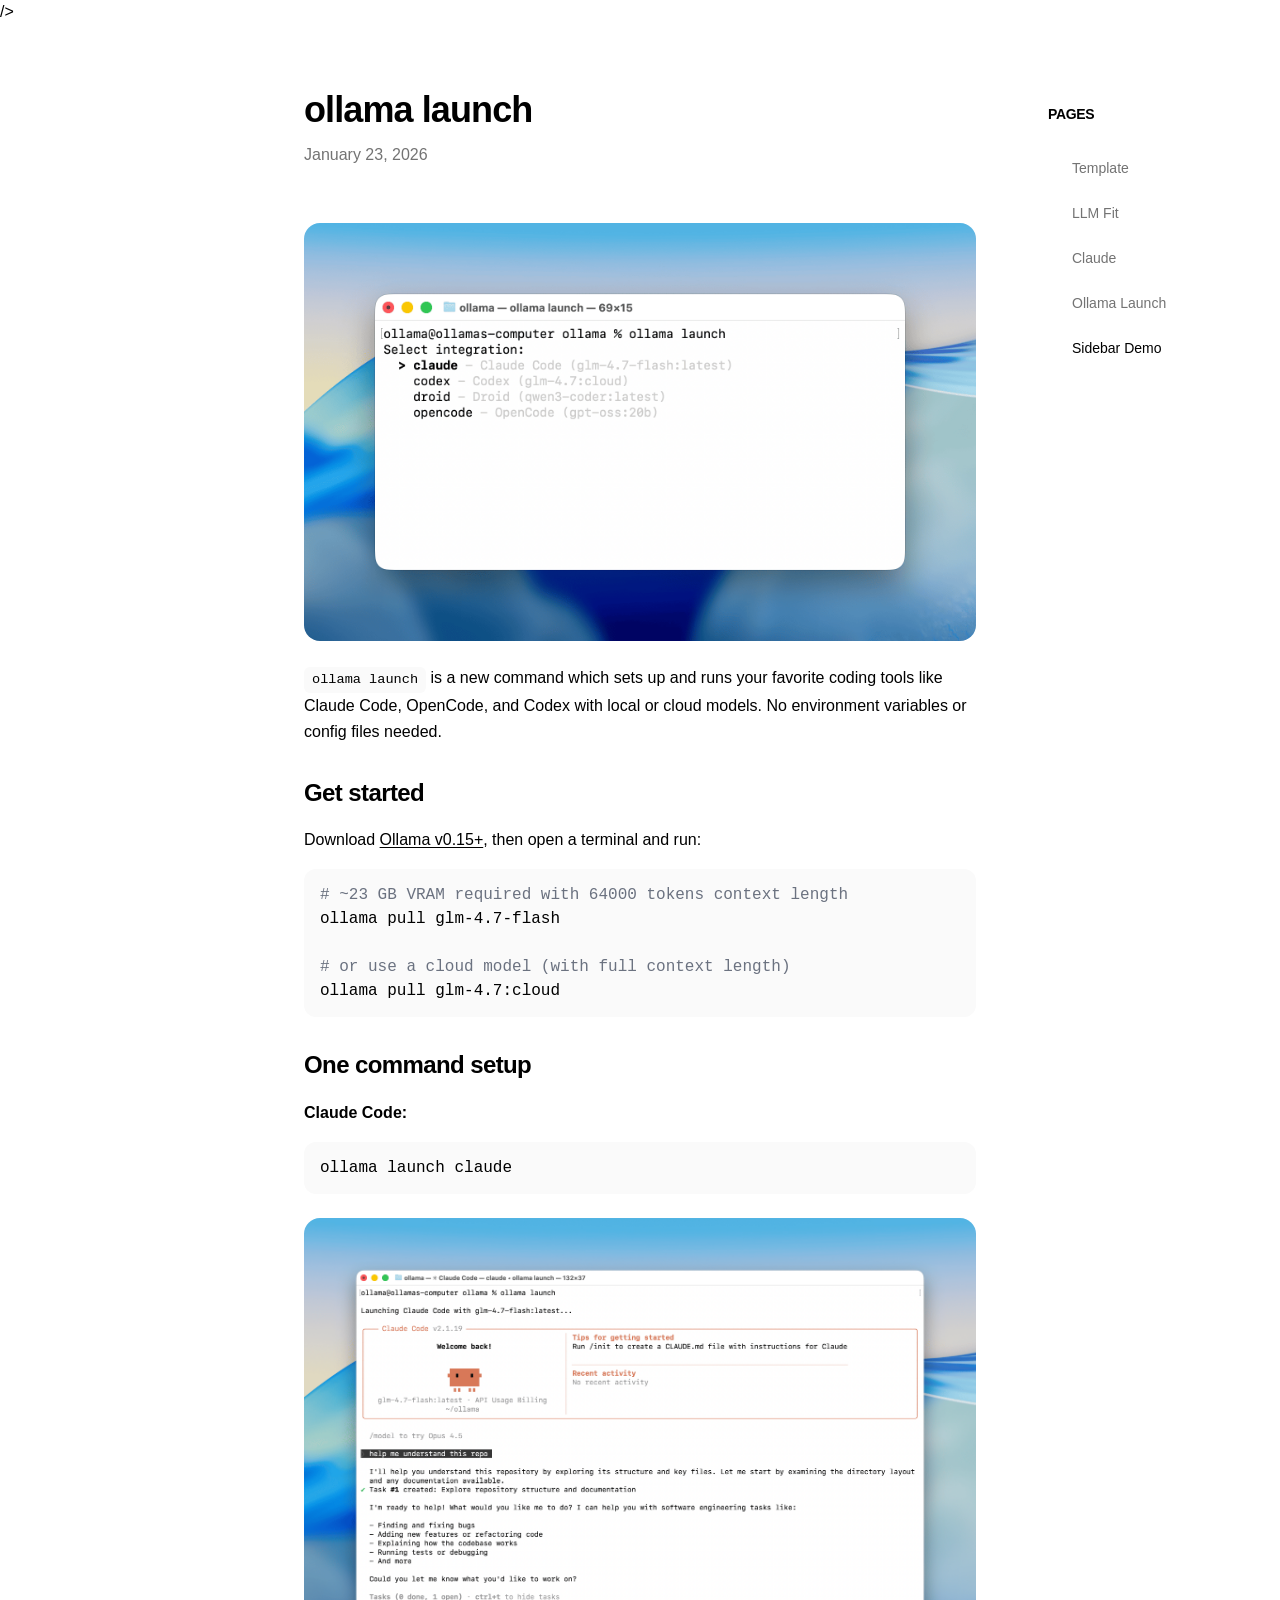
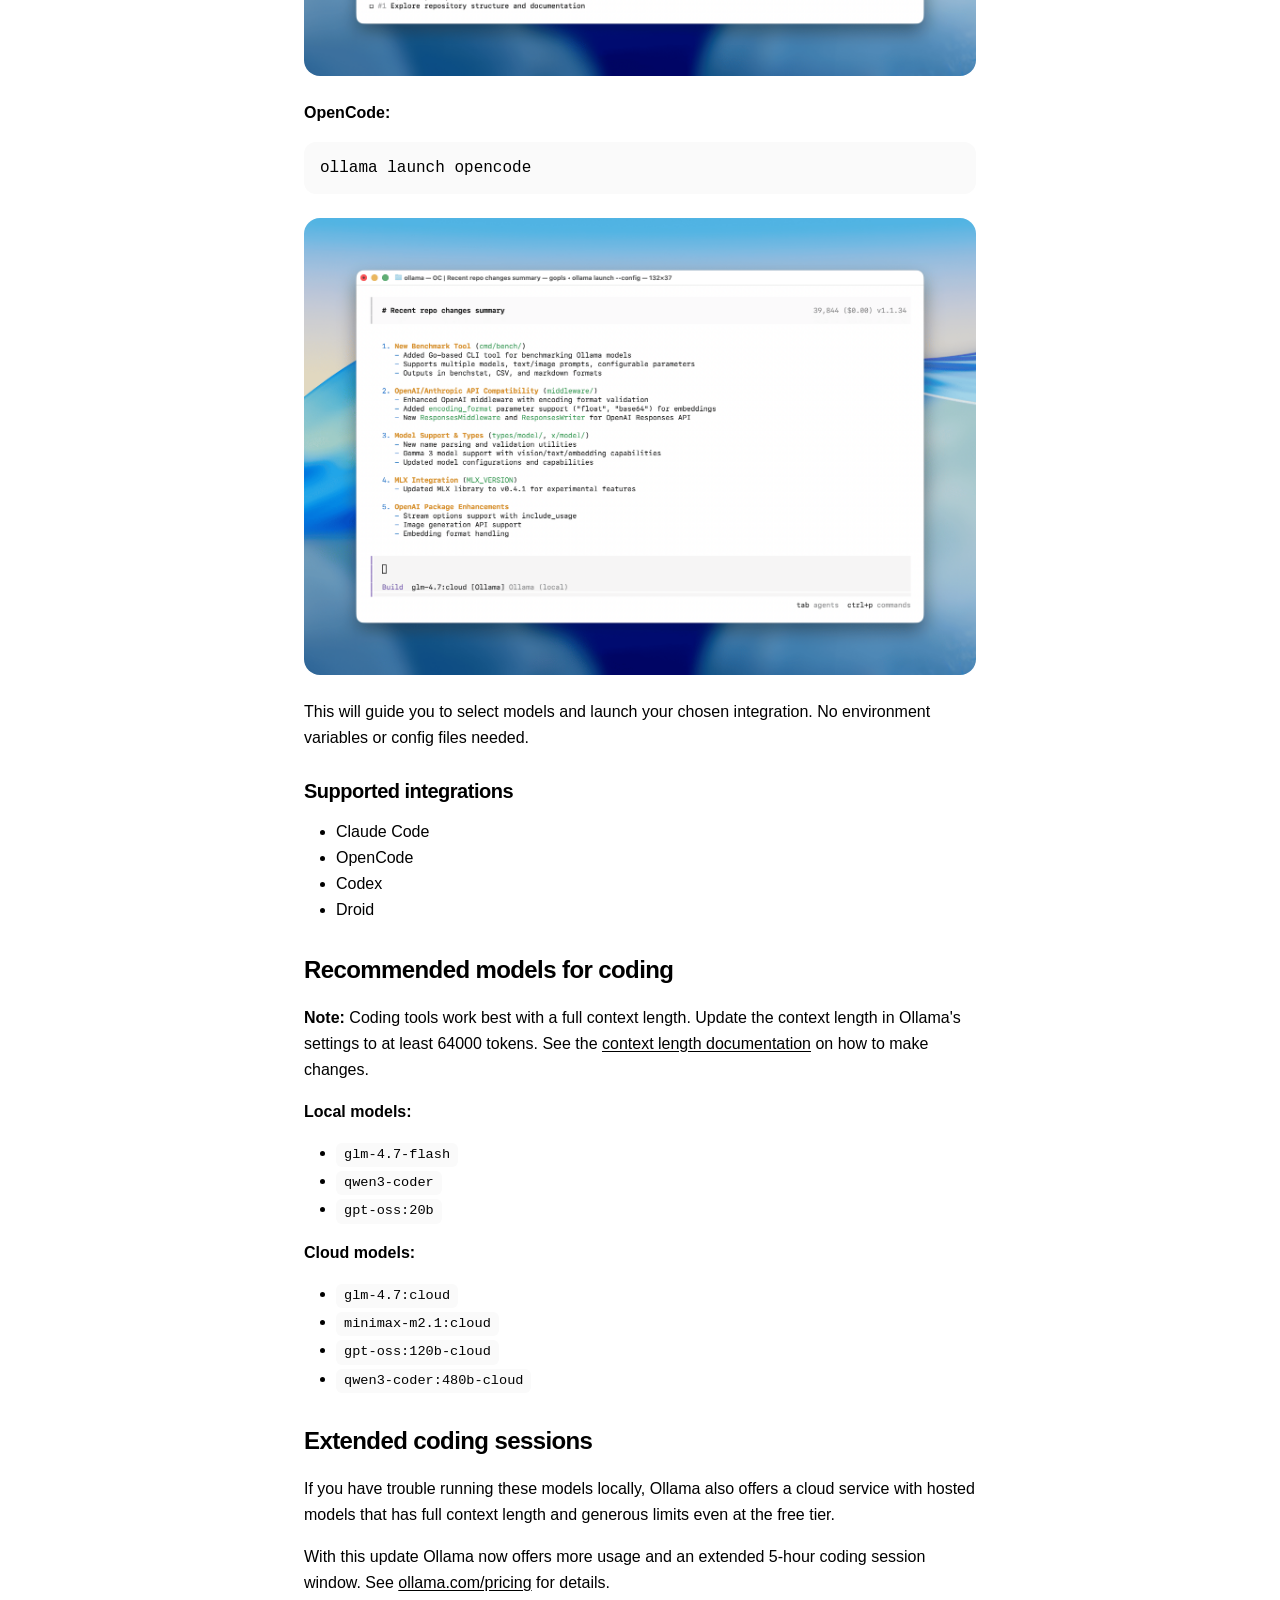
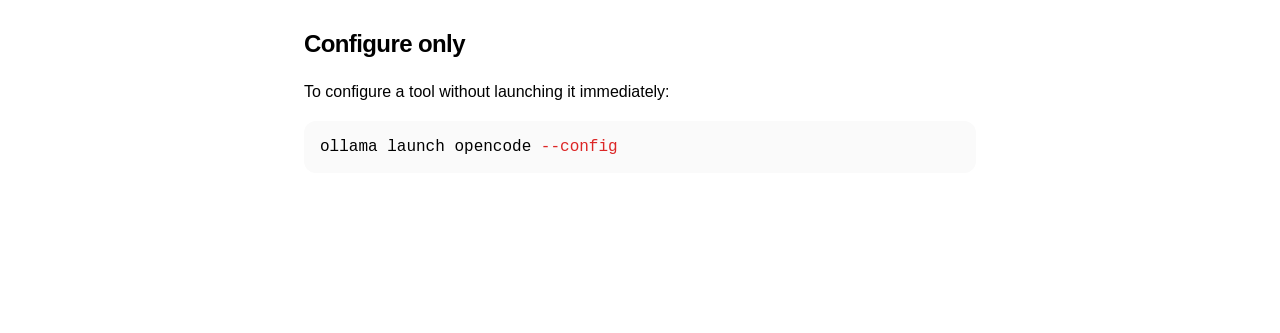
<file: template/sidebar.html>
<!doctype html>
<html lang="en">
    <head>
        <meta charset="UTF-8" />
        <meta name="viewport" content="width=device-width, initial-scale=1.0" />
        <title>ollama launch · Ollama Blog</title>
        <meta
            name="description"
            content="ollama launch is a new command which sets up and runs coding tools like Claude Code, OpenCode, and Codex with local or cloud models. No environment variables or config files needed."
        />
        <link
            rel="icon"
            href="../img/favicon.png"
            type="image/png"
        />
        <link rel="stylesheet" href="css/style.css" /> />
    </head>
    <body>
        <!-- Header -->
        <header></header>

        <!-- Page Container -->
        <div class="page-container">
            <!-- Main Content -->
            <article>
            <h1>ollama launch</h1>
            <p class="date">January 23, 2026</p>

            <section class="content">
                <img
                    src="img/ollama-launch-1.png"
                    alt="ollama launch example"
                />

                <p>
                    <code>ollama launch</code> is a new command which sets up
                    and runs your favorite coding tools like Claude Code,
                    OpenCode, and Codex with local or cloud models. No
                    environment variables or config files needed.
                </p>

                <h2 id="get-started">Get started</h2>

                <p>
                    Download
                    <a href="https://ollama.com/download">Ollama v0.15+</a>,
                    then open a terminal and run:
                </p>

                <pre><code><span class="comment"># ~23 GB VRAM required with 64000 tokens context length</span>
ollama pull glm-4.7-flash

<span class="comment"># or use a cloud model (with full context length)</span>
ollama pull glm-4.7:cloud</code></pre>

                <h2 id="one-command-setup">One command setup</h2>

                <p><strong>Claude Code:</strong></p>

                <pre><code>ollama launch claude</code></pre>

                <img
                    src="img/ollama-launch-2.png"
                    alt="Claude Code example"
                />

                <p><strong>OpenCode:</strong></p>

                <pre><code>ollama launch opencode</code></pre>

                <img
                    src="img/ollama-launch-3.png"
                    alt="OpenCode example"
                />

                <p>
                    This will guide you to select models and launch your chosen
                    integration. No environment variables or config files
                    needed.
                </p>

                <h3 id="supported-integrations">Supported integrations</h3>

                <ul>
                    <li>Claude Code</li>
                    <li>OpenCode</li>
                    <li>Codex</li>
                    <li>Droid</li>
                </ul>

                <h2 id="recommended-models-for-coding">
                    Recommended models for coding
                </h2>

                <p>
                    <strong>Note:</strong> Coding tools work best with a full
                    context length. Update the context length in Ollama's
                    settings to at least 64000 tokens. See the
                    <a href="https://docs.ollama.com/context-length"
                        >context length documentation</a
                    >
                    on how to make changes.
                </p>

                <p><strong>Local models:</strong></p>

                <ul>
                    <li><code>glm-4.7-flash</code></li>
                    <li><code>qwen3-coder</code></li>
                    <li><code>gpt-oss:20b</code></li>
                </ul>

                <p><strong>Cloud models:</strong></p>

                <ul>
                    <li><code>glm-4.7:cloud</code></li>
                    <li><code>minimax-m2.1:cloud</code></li>
                    <li><code>gpt-oss:120b-cloud</code></li>
                    <li><code>qwen3-coder:480b-cloud</code></li>
                </ul>

                <h2 id="extended-coding-sessions">Extended coding sessions</h2>

                <p>
                    If you have trouble running these models locally, Ollama
                    also offers a cloud service with hosted models that has full
                    context length and generous limits even at the free tier.
                </p>

                <p>
                    With this update Ollama now offers more usage and an
                    extended 5-hour coding session window. See
                    <a href="https://ollama.com/pricing">ollama.com/pricing</a>
                    for details.
                </p>

                <h2 id="configure-only">Configure only</h2>

                <p>To configure a tool without launching it immediately:</p>

                <pre><code>ollama launch opencode <span class="parameter">--config</span></code></pre>
            </section>
        </article>

        <!-- Floating Sidebar -->
        <aside class="floating-sidebar">
            <h3>Pages</h3>
            <nav class="sidebar-nav">
                <a href="../template/template.html">Template</a>
                <a href="../LLMFit.html">LLM Fit</a>
                <a href="../claude.html">Claude</a>
                <a href="../Ollama Launch.html">Ollama Launch</a>
                <a href="sidebar.html" class="active">Sidebar Demo</a>
            </nav>
        </aside>
    </div>
    </body>
</html>
</file>
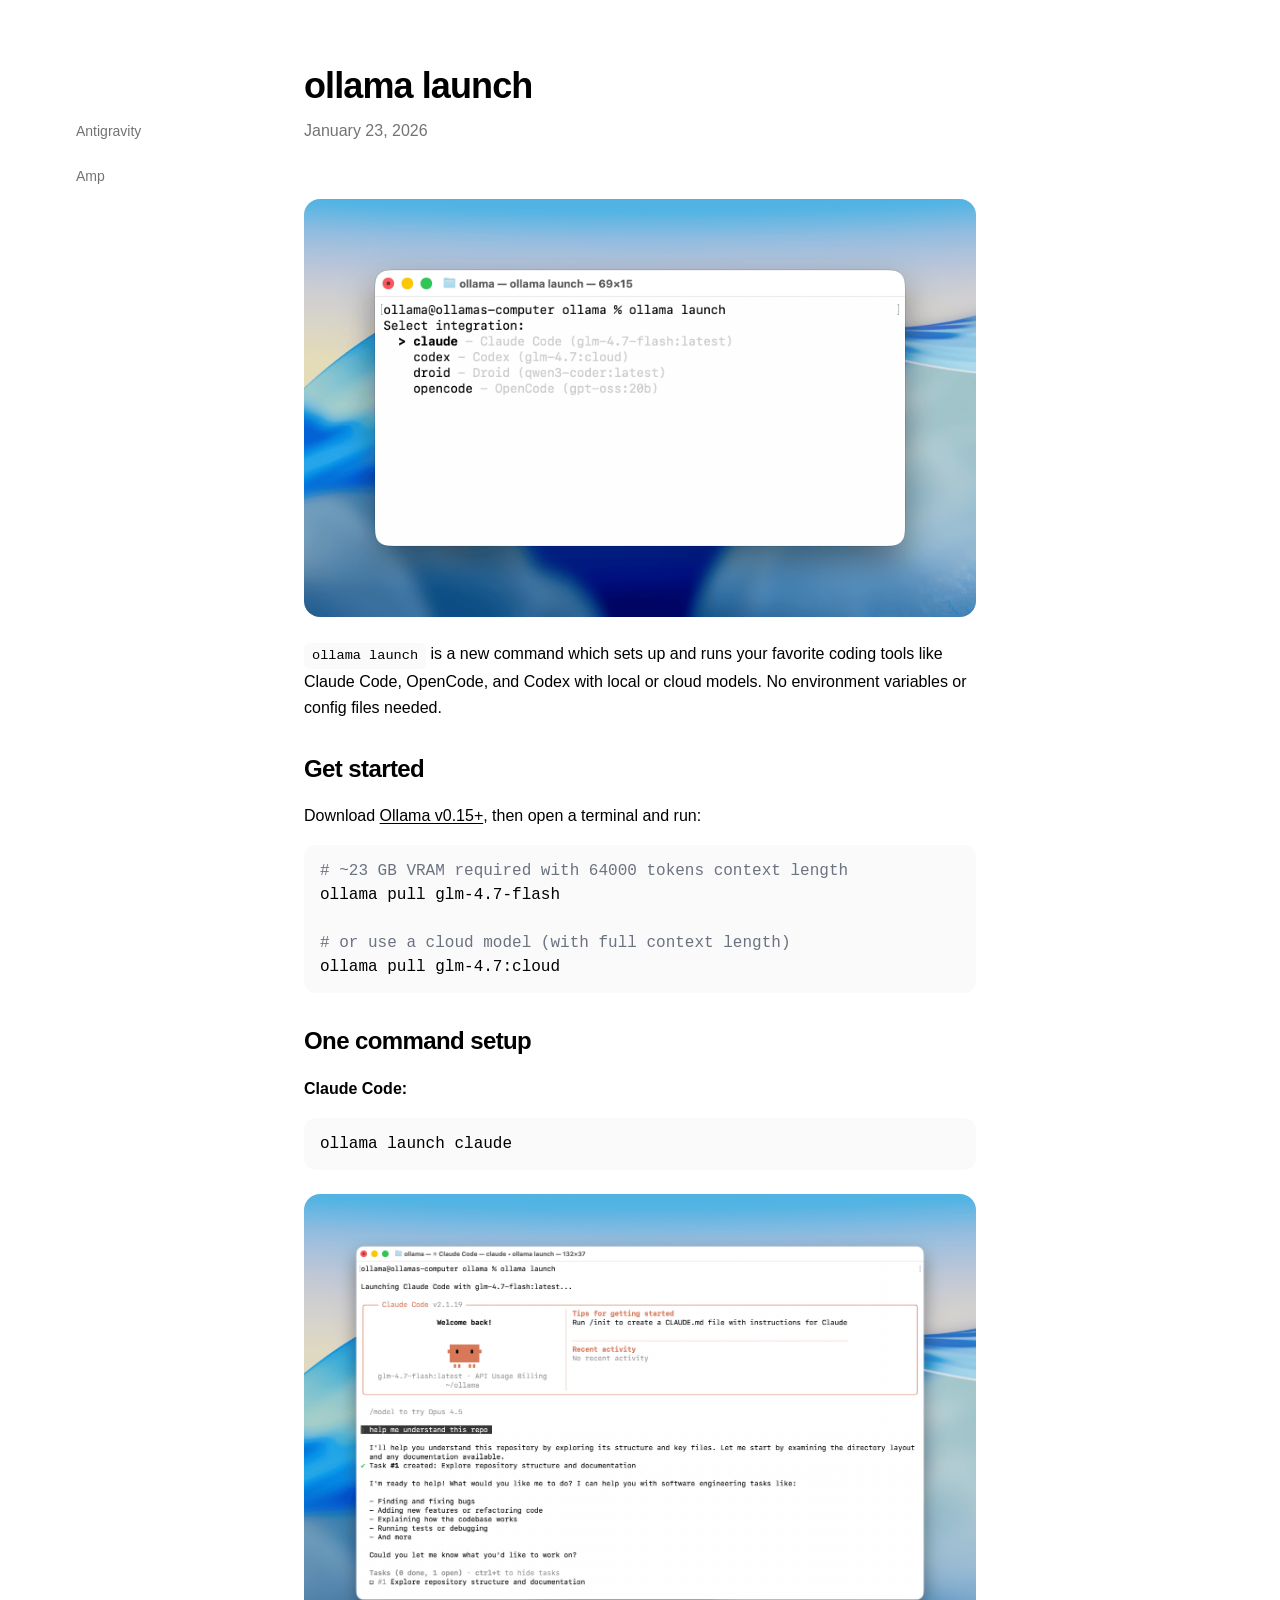
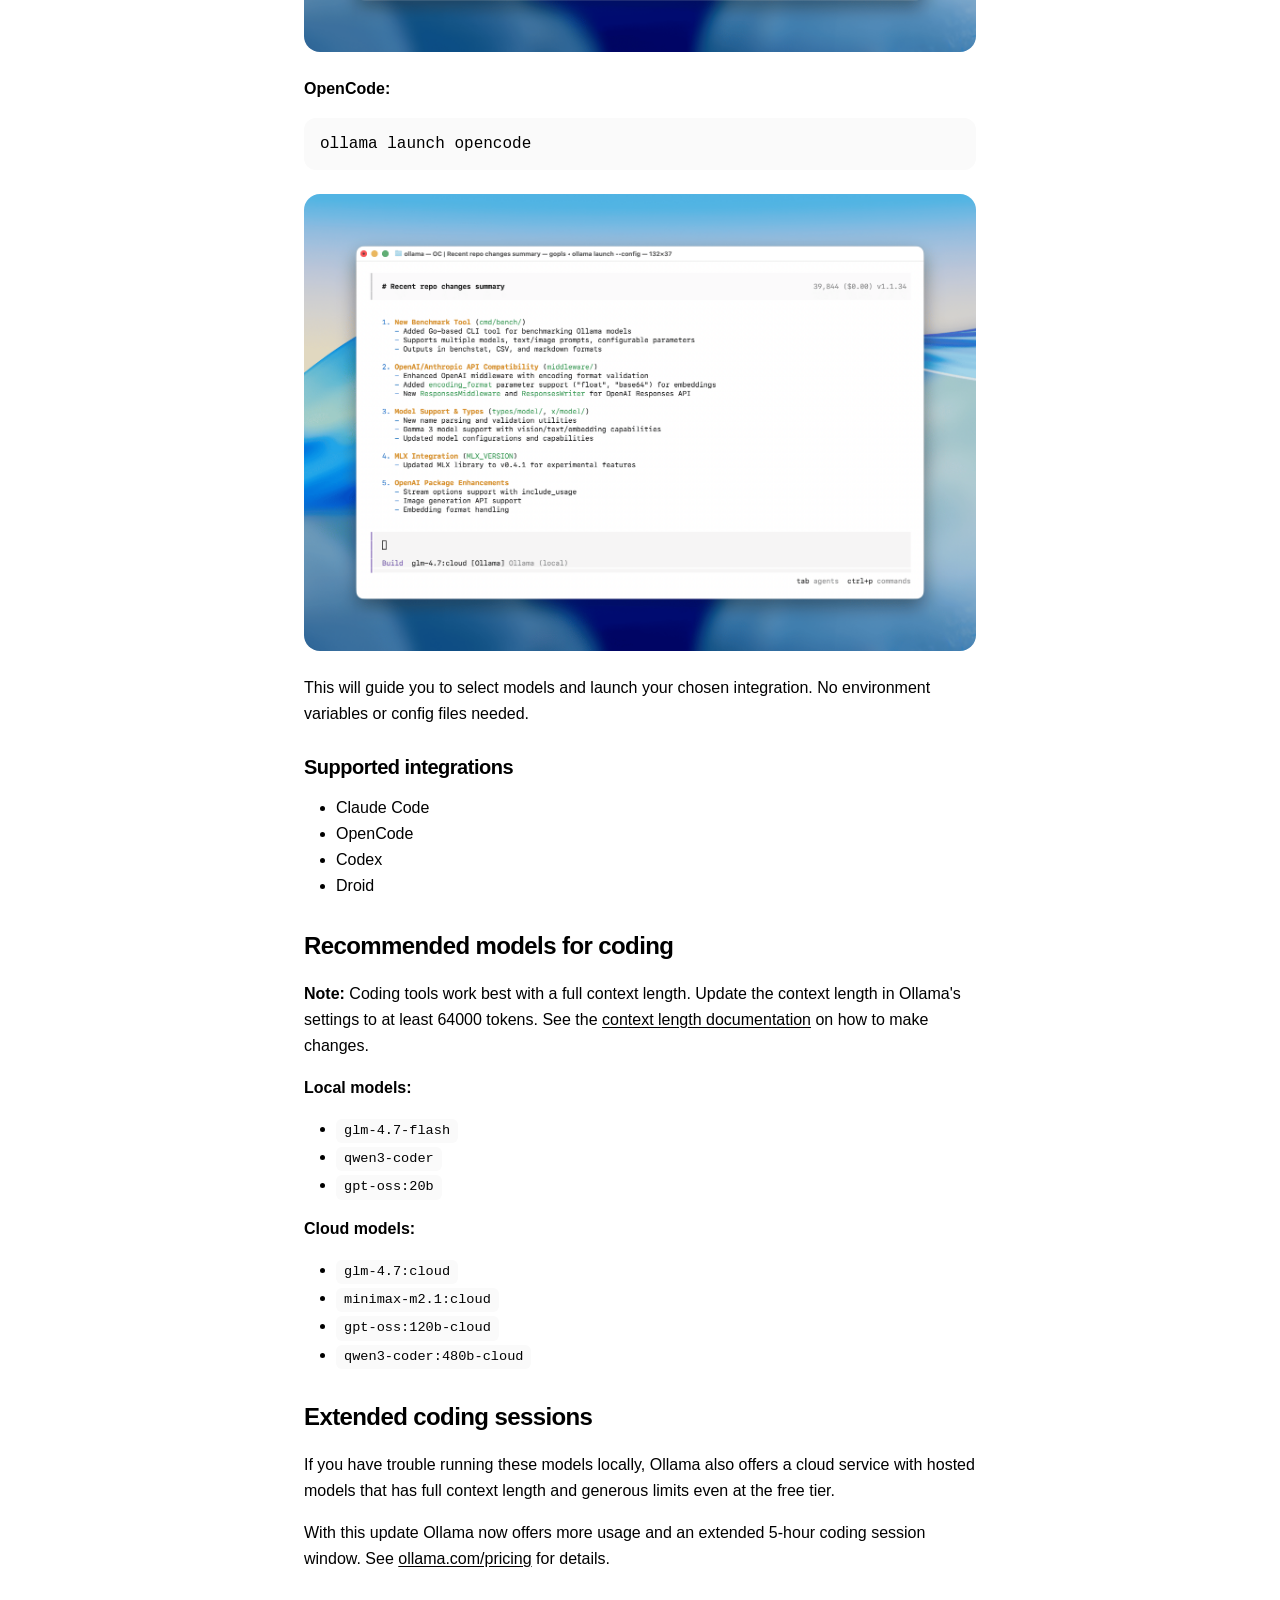
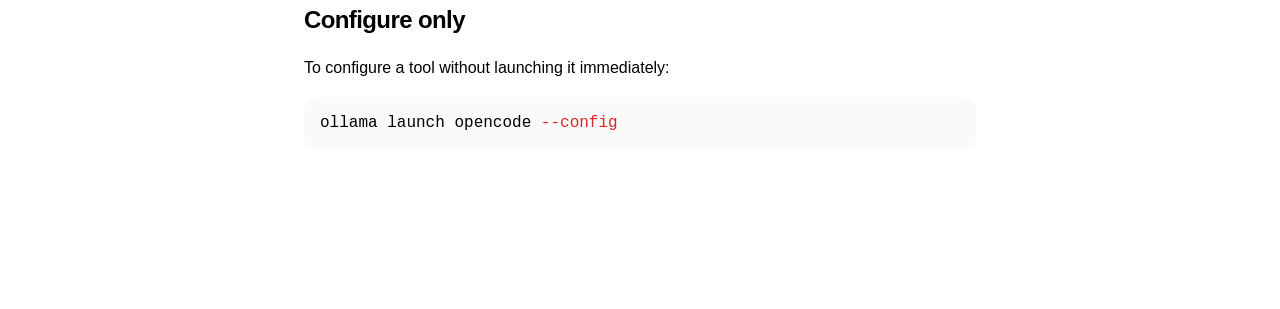
<file: template/template.html>
<!doctype html>
<html lang="en">
    <head>
        <meta charset="UTF-8" />
        <meta name="viewport" content="width=device-width, initial-scale=1.0" />
        <title>ollama launch · Ollama Blog</title>
        <meta
            name="description"
            content="ollama launch is a new command which sets up and runs coding tools like Claude Code, OpenCode, and Codex with local or cloud models. No environment variables or config files needed."
        />
        <link
            rel="icon"
            href="../img/favicon.png"
            type="image/png"
        />
        <link rel="stylesheet" href="css/style.css" />
    </head>
    <body>
        <!-- Header -->
        <header></header>

        <!-- Main Content -->
        <article>
            <h1>ollama launch</h1>
            <p class="date">January 23, 2026</p>

            <section class="content">
                <img
                    src="img/ollama-launch-1.png"
                    alt="ollama launch example"
                />

                <p>
                    <code>ollama launch</code> is a new command which sets up
                    and runs your favorite coding tools like Claude Code,
                    OpenCode, and Codex with local or cloud models. No
                    environment variables or config files needed.
                </p>

                <h2 id="get-started">Get started</h2>

                <p>
                    Download
                    <a href="https://ollama.com/download">Ollama v0.15+</a>,
                    then open a terminal and run:
                </p>

                <pre><code><span class="comment"># ~23 GB VRAM required with 64000 tokens context length</span>
ollama pull glm-4.7-flash

<span class="comment"># or use a cloud model (with full context length)</span>
ollama pull glm-4.7:cloud</code></pre>

                <h2 id="one-command-setup">One command setup</h2>

                <p><strong>Claude Code:</strong></p>

                <pre><code>ollama launch claude</code></pre>

                <img
                    src="img/ollama-launch-2.png"
                    alt="Claude Code example"
                />

                <p><strong>OpenCode:</strong></p>

                <pre><code>ollama launch opencode</code></pre>

                <img
                    src="img/ollama-launch-3.png"
                    alt="OpenCode example"
                />

                <p>
                    This will guide you to select models and launch your chosen
                    integration. No environment variables or config files
                    needed.
                </p>

                <h3 id="supported-integrations">Supported integrations</h3>

                <ul>
                    <li>Claude Code</li>
                    <li>OpenCode</li>
                    <li>Codex</li>
                    <li>Droid</li>
                </ul>

                <h2 id="recommended-models-for-coding">
                    Recommended models for coding
                </h2>

                <p>
                    <strong>Note:</strong> Coding tools work best with a full
                    context length. Update the context length in Ollama's
                    settings to at least 64000 tokens. See the
                    <a href="https://docs.ollama.com/context-length"
                        >context length documentation</a
                    >
                    on how to make changes.
                </p>

                <p><strong>Local models:</strong></p>

                <ul>
                    <li><code>glm-4.7-flash</code></li>
                    <li><code>qwen3-coder</code></li>
                    <li><code>gpt-oss:20b</code></li>
                </ul>

                <p><strong>Cloud models:</strong></p>

                <ul>
                    <li><code>glm-4.7:cloud</code></li>
                    <li><code>minimax-m2.1:cloud</code></li>
                    <li><code>gpt-oss:120b-cloud</code></li>
                    <li><code>qwen3-coder:480b-cloud</code></li>
                </ul>

                <h2 id="extended-coding-sessions">Extended coding sessions</h2>

                <p>
                    If you have trouble running these models locally, Ollama
                    also offers a cloud service with hosted models that has full
                    context length and generous limits even at the free tier.
                </p>

                <p>
                    With this update Ollama now offers more usage and an
                    extended 5-hour coding session window. See
                    <a href="https://ollama.com/pricing">ollama.com/pricing</a>
                    for details.
                </p>

                <h2 id="configure-only">Configure only</h2>

                <p>To configure a tool without launching it immediately:</p>

                <pre><code>ollama launch opencode <span class="parameter">--config</span></code></pre>
            </section>
        </article>

        <!-- Left Sidebar -->
        <aside class="floating-sidebar-left">
            
            <nav class="sidebar-nav-left">
                <a href="../../Antigravity/antigravity.html">Antigravity</a>
                <a href="../../Amp/amp.html">Amp</a>
            </nav>
        </aside>
    </body>
</html>
</file>
<file: contents/css/style.css>
/* Reset and base styles */
*,
*::before,
*::after {
    box-sizing: border-box;
    margin: 0;
    padding: 0;
}

html {
    -webkit-font-smoothing: antialiased;
    -moz-osx-font-smoothing: grayscale;
}

body {
    font-family:
        -apple-system, BlinkMacSystemFont, "Segoe UI", Roboto,
        Oxygen, Ubuntu, Cantarell, "Open Sans", "Helvetica Neue",
        sans-serif;
    min-height: 100vh;
    width: 100%;
    display: flex;
    flex-direction: column;
    background-color: #fff;
    color: #000;
    line-height: 1.5;
}

a {
    color: inherit;
    text-decoration: none;
}

a:hover {
    text-decoration: underline;
}

img {
    max-width: 100%;
    height: auto;
}

/* Main container for content + sidebar layout */
.page-container {
    flex: 1;
    position: relative;
    width: 100%;
}

/* Header / Navigation */
header {
    position: sticky;
    top: 0;
    z-index: 40;
    background-color: #fff;
}

nav {
    display: flex;
    width: 100%;
    align-items: center;
    justify-content: space-between;
    padding: 9px 24px;
}

.logo img {
    height: 32px;
    width: auto;
}

.nav-links {
    display: none;
}

.nav-center {
    display: none;
}

.nav-right {
    display: none;
}

.mobile-menu-btn {
    display: block;
    cursor: pointer;
    background: none;
    border: none;
    padding: 8px;
}

.mobile-menu-btn img {
    width: 24px;
    height: 24px;
}

/* Search box */
.search-box {
    position: relative;
    width: 100%;
    max-width: 28rem;
}

.search-input {
    width: 100%;
    padding: 10px 16px 10px 40px;
    border-radius: 9999px;
    border: 1px solid #f5f5f5;
    background-color: rgba(0, 0, 0, 0.05);
    font-size: 14px;
    outline: none;
}

.search-input::placeholder {
    color: #737373;
}

.search-input:focus {
    outline: none;
    ring: none;
}

.search-icon {
    position: absolute;
    left: 14px;
    top: 50%;
    transform: translateY(-50%);
    width: 16px;
    height: 16px;
    color: #737373;
}

/* Buttons */
.btn {
    display: inline-flex;
    align-items: center;
    padding: 6px 16px;
    border-radius: 9999px;
    font-size: 18px;
    white-space: nowrap;
    cursor: pointer;
    text-decoration: none;
}

.btn:hover {
    text-decoration: none;
}

.btn-light {
    background-color: rgba(0, 0, 0, 0.05);
    color: #000;
}

.btn-light:hover {
    background-color: rgba(0, 0, 0, 0.1);
}

.btn-dark {
    background-color: #262626;
    color: #fff;
}

.btn-dark:hover {
    background-color: #000;
}

/* Article */
article {
    margin: 0 auto;
    flex: 1;
    max-width: 42rem;
    width: 100%;
    display: flex;
    flex-direction: column;
    gap: 12px;
    padding: 64px 24px;
}

article h1 {
    font-size: 36px;
    font-weight: 600;
    letter-spacing: -0.025em;
    line-height: 1.2;
}

article .date {
    color: #737373;
    font-size: 16px;
}

/* Content section */
.content {
    padding-top: 20px;
    margin-bottom: 80px;
}

.content p {
    margin-bottom: 16px;
    line-height: 1.625;
}

.content h2 {
    font-size: 24px;
    font-weight: 600;
    letter-spacing: -0.025em;
    margin-top: 1.25em;
    margin-bottom: 0.7em;
}

.content h3 {
    font-size: 20px;
    font-weight: 600;
    letter-spacing: -0.025em;
    margin-top: 1.25em;
    margin-bottom: 0.7em;
}

.content code {
    background-color: #fafafa;
    border-radius: 6px;
    padding: 2px 8px;
    font-family:
        ui-monospace, SFMono-Regular, "SF Mono", Menlo, Consolas,
        "Liberation Mono", monospace;
    font-size: 85%;
    display: inline-block;
}

.content pre {
    background-color: #fafafa;
    border-radius: 12px;
    padding: 14px 16px;
    margin-bottom: 16px;
    overflow-x: auto;
    white-space: pre-wrap;
    word-wrap: break-word;
}

.content pre code {
    background-color: transparent;
    padding: 0;
    font-size: 16px;
}

.content ul {
    padding-left: 32px;
    margin-top: 4px;
    margin-bottom: 16px;
    list-style-type: disc;
}

.content li {
    margin-top: 2px;
}

.content a {
    text-decoration: underline;
    text-underline-offset: 2px;
}

.content img {
    margin: 24px auto;
    border-radius: 16px;
    display: block;
    image-rendering: auto;
    animation: none;
    width: 100%;
    height: 400px;
    object-fit: cover;
    object-position: center 30%;
}

/* Force GIF animations to play */
@media (prefers-reduced-motion: reduce) {
    .content img[src$=".gif"] {
        animation: none !important;
    }
}

.content strong {
    font-weight: 600;
}

.comment {
    color: #6b7280;
}

.parameter {
    color: #dc2626;
}

/* Floating Sidebars */
.floating-sidebar {
    display: none;
}

.floating-sidebar-left {
    display: none;
}

/* Mobile expandable navigation */
[data-mobile-nav] {
    display: block;
    position: fixed;
    top: 16px;
    left: 16px;
    right: 16px;
    z-index: 60;
}

[data-mobile-nav] details {
    background: linear-gradient(90deg, #f7f7f7, #f1f1f1);
    border-radius: 9px;
    box-shadow: 0 8px 30px rgba(0, 0, 0, 0.08);
    overflow: hidden;
}

[data-mobile-nav] summary {
    display: flex;
    align-items: center;
    justify-content: space-between;
    padding: 14px 20px;
    font-size: 16px;
    font-weight: 600;
    letter-spacing: -0.01em;
    cursor: pointer;
    user-select: none;
}

[data-mobile-nav] summary::after {
    content: "+";
    font-size: 22px;
    line-height: 1;
    font-weight: 400;
}

[data-mobile-nav] details[open] summary::after {
    content: "×";
    font-size: 22px;
}

[data-mobile-nav] summary::-webkit-details-marker {
    display: none;
}

[data-mobile-nav] nav {
    display: flex;
    flex-direction: column;
    gap: 12px;
    padding: 8px 20px 20px;
}

[data-mobile-nav] nav a {
    font-size: 18px;
    color: #737373;
}

[data-mobile-nav] nav a.active {
    color: #000;
    font-weight: 600;
}

/* Footer */
footer {
    margin-top: auto;
}

.footer-desktop {
    display: none;
}

.footer-mobile {
    padding: 16px 0;
}

.footer-mobile-inner {
    display: flex;
    flex-direction: column;
    align-items: center;
    justify-content: center;
}

.footer-links {
    display: flex;
    flex-wrap: wrap;
    align-items: center;
    justify-content: center;
    font-size: 14px;
    color: #737373;
}

.footer-links li {
    list-style: none;
    margin: 4px 8px;
}

.footer-links a:hover {
    text-decoration: underline;
}

.footer-copyright {
    margin-top: 8px;
    font-size: 14px;
    color: #737373;
}

/* Desktop styles */
@media (min-width: 768px) {
    article {
        padding: 64px 0;
    }

    .footer-desktop {
        display: block;
    }

    .footer-mobile {
        display: none;
    }

    .footer-desktop-inner {
        display: flex;
        align-items: center;
        justify-content: space-between;
        padding: 14px 24px;
    }

    .footer-desktop-copyright {
        font-size: 12px;
        color: #737373;
    }

    .footer-desktop-links {
        display: flex;
        gap: 24px;
        font-size: 12px;
        color: #737373;
    }

    .footer-desktop-links a:hover {
        text-decoration: underline;
    }
}

@media (min-width: 1024px) {
    [data-mobile-nav] {
        display: none;
    }

    .nav-links {
        display: flex;
        align-items: center;
        gap: 24px;
        margin-left: 24px;
        margin-right: 24px;
        font-size: 18px;
    }

    .nav-center {
        display: flex;
        flex-grow: 1;
        justify-content: center;
        align-items: center;
    }

    .nav-right {
        display: flex;
        align-items: center;
        gap: 8px;
        margin-left: 24px;
    }

    .mobile-menu-btn {
        display: none;
    }

    .floating-sidebar {
        display: block;
        position: fixed;
        top: 80px;
        right: max(24px, calc((100vw - 42rem) / 2 - 288px));
        width: 240px;
        height: fit-content;
        padding: 24px;
        border-radius: 12px;
    }

    .floating-sidebar h3 {
        font-size: 14px;
        font-weight: 600;
        letter-spacing: -0.025em;
        margin-bottom: 16px;
        color: #000;
        text-transform: uppercase;
        text-align: left;
    }

    .sidebar-nav {
        display: flex;
        flex-direction: column;
        gap: 8px;
        align-items: flex-start;
    }

    .sidebar-nav a {
        display: block;
        padding: 8px 12px 8px 0;
        font-size: 14px;
        color: #737373;
        border-radius: 6px;
        transition: all 0.15s ease;
        text-align: left;
        width: 100%;
    }

    .sidebar-nav a:hover {
        background-color: #ff6600;
        color: #fff;
        text-decoration: none;
    }

    .sidebar-nav a.active {
        color: #000;
        font-weight: 500;
    }

    .sidebar-nav a.active:hover {
        background-color: #ff6600;
        color: #fff;
    }

    /* Left Sidebar */
    .floating-sidebar-left {
        display: block;
        position: fixed;
        top: 80px;
        left: max(24px, calc((100vw - 42rem) / 2 - 288px));
        width: 240px;
        height: fit-content;
        padding: 24px;
        border-radius: 12px;
    }

    .floating-sidebar-left h3 {
        font-size: 14px;
        font-weight: 600;
        letter-spacing: -0.025em;
        margin-bottom: 16px;
        color: #000;
        text-transform: uppercase;
        text-align: left;
    }

    .sidebar-nav-left {
        display: flex;
        flex-direction: column;
        gap: 8px;
        align-items: flex-start;
    }

    .sidebar-nav-left a {
        display: block;
        padding: 8px 0 8px 12px;
        font-size: 14px;
        color: #737373;
        border-radius: 6px;
        transition: all 0.15s ease;
        text-align: left;
        width: 100%;
    }

    .sidebar-nav-left a:hover {
        background-color: #ff6600;
        color: #fff;
        text-decoration: none;
    }

    .sidebar-nav-left a.active {
        color: #000;
        font-weight: 500;
    }

    .sidebar-nav-left a.active:hover {
        background-color: #ff6600;
        color: #fff;
    }
}

@media (min-width: 1280px) {
    .nav-links {
        flex: 1;
        margin-right: 0;
    }

    .nav-right {
        flex: 1;
        justify-content: flex-end;
        margin-left: 0;
    }

    .floating-sidebar {
        right: calc((100vw - 42rem) / 2 - 288px);
    }

    .floating-sidebar-left {
        left: calc((100vw - 42rem) / 2 - 288px);
    }
}
</file>
<file: template/css/style.css>
/* Reset and base styles */
*,
*::before,
*::after {
    box-sizing: border-box;
    margin: 0;
    padding: 0;
}

html {
    -webkit-font-smoothing: antialiased;
    -moz-osx-font-smoothing: grayscale;
}

body {
    font-family:
        -apple-system, BlinkMacSystemFont, "Segoe UI", Roboto,
        Oxygen, Ubuntu, Cantarell, "Open Sans", "Helvetica Neue",
        sans-serif;
    min-height: 100vh;
    width: 100%;
    display: flex;
    flex-direction: column;
    background-color: #fff;
    color: #000;
    line-height: 1.5;
}

a {
    color: inherit;
    text-decoration: none;
}

a:hover {
    text-decoration: underline;
}

img {
    max-width: 100%;
    height: auto;
}

/* Main container for content + sidebar layout */
.page-container {
    flex: 1;
    position: relative;
    width: 100%;
}

/* Header / Navigation */
header {
    position: sticky;
    top: 0;
    z-index: 40;
    background-color: #fff;
}

nav {
    display: flex;
    width: 100%;
    align-items: center;
    justify-content: space-between;
    padding: 9px 24px;
}

.logo img {
    height: 32px;
    width: auto;
}

.nav-links {
    display: none;
}

.nav-center {
    display: none;
}

.nav-right {
    display: none;
}

.mobile-menu-btn {
    display: block;
    cursor: pointer;
    background: none;
    border: none;
    padding: 8px;
}

.mobile-menu-btn img {
    width: 24px;
    height: 24px;
}

/* Search box */
.search-box {
    position: relative;
    width: 100%;
    max-width: 28rem;
}

.search-input {
    width: 100%;
    padding: 10px 16px 10px 40px;
    border-radius: 9999px;
    border: 1px solid #f5f5f5;
    background-color: rgba(0, 0, 0, 0.05);
    font-size: 14px;
    outline: none;
}

.search-input::placeholder {
    color: #737373;
}

.search-input:focus {
    outline: none;
    ring: none;
}

.search-icon {
    position: absolute;
    left: 14px;
    top: 50%;
    transform: translateY(-50%);
    width: 16px;
    height: 16px;
    color: #737373;
}

/* Buttons */
.btn {
    display: inline-flex;
    align-items: center;
    padding: 6px 16px;
    border-radius: 9999px;
    font-size: 18px;
    white-space: nowrap;
    cursor: pointer;
    text-decoration: none;
}

.btn:hover {
    text-decoration: none;
}

.btn-light {
    background-color: rgba(0, 0, 0, 0.05);
    color: #000;
}

.btn-light:hover {
    background-color: rgba(0, 0, 0, 0.1);
}

.btn-dark {
    background-color: #262626;
    color: #fff;
}

.btn-dark:hover {
    background-color: #000;
}

/* Article */
article {
    margin: 0 auto;
    flex: 1;
    max-width: 42rem;
    width: 100%;
    display: flex;
    flex-direction: column;
    gap: 12px;
    padding: 64px 24px;
}

article h1 {
    font-size: 36px;
    font-weight: 600;
    letter-spacing: -0.025em;
    line-height: 1.2;
}

article .date {
    color: #737373;
    font-size: 16px;
}

/* Content section */
.content {
    padding-top: 20px;
    margin-bottom: 80px;
}

.content p {
    margin-bottom: 16px;
    line-height: 1.625;
}

.content h2 {
    font-size: 24px;
    font-weight: 600;
    letter-spacing: -0.025em;
    margin-top: 1.25em;
    margin-bottom: 0.7em;
}

.content h3 {
    font-size: 20px;
    font-weight: 600;
    letter-spacing: -0.025em;
    margin-top: 1.25em;
    margin-bottom: 0.7em;
}

.content code {
    background-color: #fafafa;
    border-radius: 6px;
    padding: 2px 8px;
    font-family:
        ui-monospace, SFMono-Regular, "SF Mono", Menlo, Consolas,
        "Liberation Mono", monospace;
    font-size: 85%;
    display: inline-block;
}

.content pre {
    background-color: #fafafa;
    border-radius: 12px;
    padding: 14px 16px;
    margin-bottom: 16px;
    overflow-x: auto;
    white-space: pre-wrap;
    word-wrap: break-word;
}

.content pre code {
    background-color: transparent;
    padding: 0;
    font-size: 16px;
}

.content ul {
    padding-left: 32px;
    margin-top: 4px;
    margin-bottom: 16px;
    list-style-type: disc;
}

.content li {
    margin-top: 2px;
}

.content a {
    text-decoration: underline;
    text-underline-offset: 2px;
}

.content img {
    margin: 24px auto;
    border-radius: 16px;
    display: block;
    image-rendering: auto;
    animation: none;
}

/* Force GIF animations to play */
@media (prefers-reduced-motion: reduce) {
    .content img[src$=".gif"] {
        animation: none !important;
    }
}

.content strong {
    font-weight: 600;
}

.comment {
    color: #6b7280;
}

.parameter {
    color: #dc2626;
}

/* Floating Sidebars */
.floating-sidebar {
    display: none;
}

.floating-sidebar-left {
    display: none;
}

/* Footer */
footer {
    margin-top: auto;
}

.footer-desktop {
    display: none;
}

.footer-mobile {
    padding: 16px 0;
}

.footer-mobile-inner {
    display: flex;
    flex-direction: column;
    align-items: center;
    justify-content: center;
}

.footer-links {
    display: flex;
    flex-wrap: wrap;
    align-items: center;
    justify-content: center;
    font-size: 14px;
    color: #737373;
}

.footer-links li {
    list-style: none;
    margin: 4px 8px;
}

.footer-links a:hover {
    text-decoration: underline;
}

.footer-copyright {
    margin-top: 8px;
    font-size: 14px;
    color: #737373;
}

/* Desktop styles */
@media (min-width: 768px) {
    article {
        padding: 64px 0;
    }

    .footer-desktop {
        display: block;
    }

    .footer-mobile {
        display: none;
    }

    .footer-desktop-inner {
        display: flex;
        align-items: center;
        justify-content: space-between;
        padding: 14px 24px;
    }

    .footer-desktop-copyright {
        font-size: 12px;
        color: #737373;
    }

    .footer-desktop-links {
        display: flex;
        gap: 24px;
        font-size: 12px;
        color: #737373;
    }

    .footer-desktop-links a:hover {
        text-decoration: underline;
    }
}

@media (min-width: 1024px) {
    .nav-links {
        display: flex;
        align-items: center;
        gap: 24px;
        margin-left: 24px;
        margin-right: 24px;
        font-size: 18px;
    }

    .nav-center {
        display: flex;
        flex-grow: 1;
        justify-content: center;
        align-items: center;
    }

    .nav-right {
        display: flex;
        align-items: center;
        gap: 8px;
        margin-left: 24px;
    }

    .mobile-menu-btn {
        display: none;
    }

    .floating-sidebar {
        display: block;
        position: fixed;
        top: 80px;
        right: max(24px, calc((100vw - 42rem) / 2 - 288px));
        width: 240px;
        height: fit-content;
        padding: 24px;
        border-radius: 12px;
    }

    .floating-sidebar h3 {
        font-size: 14px;
        font-weight: 600;
        letter-spacing: -0.025em;
        margin-bottom: 16px;
        color: #000;
        text-transform: uppercase;
        text-align: left;
    }

    .sidebar-nav {
        display: flex;
        flex-direction: column;
        gap: 8px;
        align-items: flex-start;
    }

    .sidebar-nav a {
        display: block;
        padding: 8px 12px 8px 0;
        font-size: 14px;
        color: #737373;
        border-radius: 6px;
        transition: all 0.15s ease;
        text-align: left;
        width: 100%;
    }

    .sidebar-nav a:hover {
        background-color: #ff6600;
        color: #fff;
        text-decoration: none;
    }

    .sidebar-nav a.active {
        color: #000;
        font-weight: 500;
    }

    .sidebar-nav a.active:hover {
        background-color: #ff6600;
        color: #fff;
    }

    /* Left Sidebar */
    .floating-sidebar-left {
        display: block;
        position: fixed;
        top: 80px;
        left: max(24px, calc((100vw - 42rem) / 2 - 288px));
        width: 240px;
        height: fit-content;
        padding: 24px;
        border-radius: 12px;
    }

    .floating-sidebar-left h3 {
        font-size: 14px;
        font-weight: 600;
        letter-spacing: -0.025em;
        margin-bottom: 16px;
        color: #000;
        text-transform: uppercase;
        text-align: left;
    }

    .sidebar-nav-left {
        display: flex;
        flex-direction: column;
        gap: 8px;
        align-items: flex-start;
    }

    .sidebar-nav-left a {
        display: block;
        padding: 8px 0 8px 12px;
        font-size: 14px;
        color: #737373;
        border-radius: 6px;
        transition: all 0.15s ease;
        text-align: left;
        width: 100%;
    }

    .sidebar-nav-left a:hover {
        background-color: #ff6600;
        color: #fff;
        text-decoration: none;
    }

    .sidebar-nav-left a.active {
        color: #000;
        font-weight: 500;
    }

    .sidebar-nav-left a.active:hover {
        background-color: #ff6600;
        color: #fff;
    }
}

@media (min-width: 1280px) {
    .nav-links {
        flex: 1;
        margin-right: 0;
    }

    .nav-right {
        flex: 1;
        justify-content: flex-end;
        margin-left: 0;
    }

    .floating-sidebar {
        right: calc((100vw - 42rem) / 2 - 288px);
    }

    .floating-sidebar-left {
        left: calc((100vw - 42rem) / 2 - 288px);
    }
}
</file>
